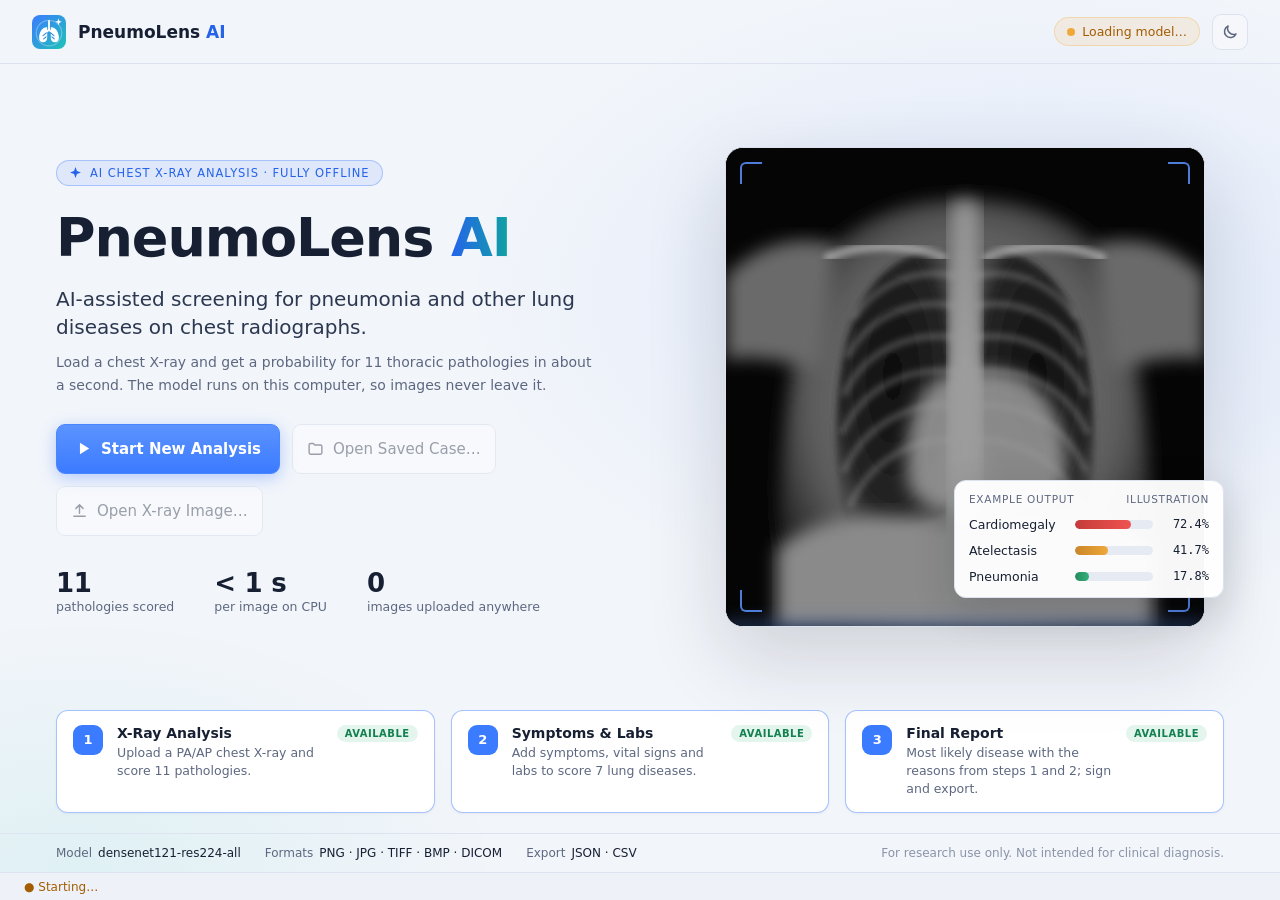
<file: ui/index.html>
<!doctype html>
<html lang="en"><head>
<meta charset="utf-8">
<title>PneumoLens AI</title>
<link rel="icon" href="logo.svg">
<link rel="stylesheet" href="style.css">
<link rel="stylesheet" href="report.css">
<script>
  // Apply the saved theme before the first paint (app.py opens index.html#theme=light|dark).
  (function () {
    var m = /theme=(light|dark)/.exec(location.hash);
    var t = m ? m[1] : (matchMedia("(prefers-color-scheme: light)").matches ? "light" : "dark");
    document.documentElement.dataset.theme = t;
  })();
</script>
</head><body class="landing-on">
<div class="win">

  <!-- ============================================================ LANDING -->
  <section class="landing" id="landing">
    <div class="l-top">
      <img src="logo.svg" width="34" height="34" alt="">
      <b class="l-name">PneumoLens <em>AI</em></b>
      <div class="spacer"></div>
      <div class="chip busy" id="landChip"><i></i><span>Loading model…</span></div>
      <button class="icon-btn theme-btn" title="Switch theme (Ctrl+T)"><svg class="i-sun" width="18" height="18" viewBox="0 0 24 24" fill="none" stroke="currentColor" stroke-width="2" stroke-linecap="round"><circle cx="12" cy="12" r="4"/><path d="M12 2v2M12 20v2M4.9 4.9l1.4 1.4M17.7 17.7l1.4 1.4M2 12h2M20 12h2M4.9 19.1l1.4-1.4M17.7 6.3l1.4-1.4"/></svg><svg class="i-moon" width="18" height="18" viewBox="0 0 24 24" fill="none" stroke="currentColor" stroke-width="2" stroke-linecap="round" stroke-linejoin="round"><path d="M20 14.5A8 8 0 0 1 9.5 4a8 8 0 1 0 10.5 10.5z"/></svg></button>
    </div>

    <div class="l-hero">
      <div class="l-copy">
        <div class="eyebrow"><svg width="13" height="13" viewBox="0 0 24 24" fill="currentColor"><path d="M12 2l2.6 7.4L22 12l-7.4 2.6L12 22l-2.6-7.4L2 12l7.4-2.6z"/></svg>AI chest X-ray analysis · fully offline</div>
        <h1>PneumoLens <span class="grad">AI</span></h1>
        <p class="lead">AI-assisted screening for pneumonia and other lung diseases on chest radiographs.</p>
        <p class="desc">Load a chest X-ray and get a probability for 11 thoracic pathologies in about a second.
          The model runs on this computer, so images never leave it.</p>
        <div class="l-cta">
          <button class="btn primary big" id="btnStart"><svg width="17" height="17" viewBox="0 0 24 24" fill="currentColor"><path d="M7 4l13 8-13 8z"/></svg>Start New Analysis<span class="kbd">Enter</span></button>
          <button class="btn big" id="btnLandCase" disabled title="Open a case from the dataset folder to review it"><svg width="17" height="17" viewBox="0 0 24 24" fill="none" stroke="currentColor" stroke-width="2" stroke-linecap="round"><path d="M3 7a2 2 0 0 1 2-2h4l2 2h8a2 2 0 0 1 2 2v9a2 2 0 0 1-2 2H5a2 2 0 0 1-2-2z"/></svg>Open Saved Case…</button>
          <button class="btn big" id="btnLandOpen" disabled><svg width="17" height="17" viewBox="0 0 24 24" fill="none" stroke="currentColor" stroke-width="2" stroke-linecap="round"><path d="M12 16V4M7 9l5-5 5 5M4 20h16"/></svg>Open X-ray Image…<span class="kbd">Ctrl+O</span></button>
        </div>
        <div class="l-facts">
          <div><b>11</b><span>pathologies scored</span></div>
          <div><b>&lt; 1 s</b><span>per image on CPU</span></div>
          <div><b>0</b><span>images uploaded anywhere</span></div>
        </div>
      </div>

      <div class="l-visual">
        <div class="xcard">
          <svg viewBox="0 0 560 560" preserveAspectRatio="xMidYMid slice" aria-hidden="true">
            <defs>
              <filter id="lb4"><feGaussianBlur stdDeviation="4"/></filter>
              <filter id="lb10"><feGaussianBlur stdDeviation="10"/></filter>
              <radialGradient id="lbody" cx="50%" cy="48%" r="60%"><stop offset="0" stop-color="#8d8d8d"/><stop offset=".7" stop-color="#5a5a5a"/><stop offset="1" stop-color="#151515"/></radialGradient>
              <radialGradient id="llung" cx="50%" cy="45%" r="60%"><stop offset="0" stop-color="#0d0d0d"/><stop offset=".8" stop-color="#262626"/><stop offset="1" stop-color="#4a4a4a"/></radialGradient>
            </defs>
            <rect width="560" height="560" fill="#050505"/>
            <path d="M60 560 C60 380 70 200 120 120 C170 70 230 60 280 60 C330 60 390 70 440 120 C490 200 500 380 500 560Z" fill="url(#lbody)" filter="url(#lb10)"/>
            <path d="M0 150 C40 110 90 100 130 115 L110 260 C70 250 20 240 0 250Z" fill="#6a6a6a" filter="url(#lb10)"/>
            <path d="M560 150 C520 110 470 100 430 115 L450 260 C490 250 540 240 560 250Z" fill="#6a6a6a" filter="url(#lb10)"/>
            <path d="M262 120 C210 115 160 150 140 230 C125 300 125 380 140 440 C175 455 225 450 262 425Z" fill="url(#llung)" filter="url(#lb4)"/>
            <path d="M298 120 C350 115 400 150 420 230 C435 300 435 380 420 440 C385 455 335 450 298 425Z" fill="url(#llung)" filter="url(#lb4)"/>
            <g fill="none" stroke="#bdbdbd" stroke-width="7" opacity=".32" filter="url(#lb4)">
              <path d="M268 150 C220 140 175 160 150 200"/><path d="M268 185 C215 175 165 200 142 245"/><path d="M268 222 C212 214 160 240 138 290"/><path d="M268 262 C212 255 158 282 136 335"/><path d="M268 302 C215 297 160 325 138 380"/><path d="M268 342 C220 340 168 365 145 420"/>
              <path d="M292 150 C340 140 385 160 410 200"/><path d="M292 185 C345 175 395 200 418 245"/><path d="M292 222 C348 214 400 240 422 290"/><path d="M292 262 C348 255 402 282 424 335"/><path d="M292 302 C345 297 400 325 422 380"/><path d="M292 342 C340 340 392 365 415 420"/>
            </g>
            <g fill="none" stroke="#d6d6d6" stroke-width="11" stroke-linecap="round" opacity=".55" filter="url(#lb4)"><path d="M255 128 C210 112 165 110 120 128"/><path d="M305 128 C350 112 395 110 440 128"/></g>
            <rect x="262" y="60" width="36" height="420" rx="14" fill="#a8a8a8" opacity=".75" filter="url(#lb10)"/>
            <path d="M250 270 C220 285 205 340 215 400 C240 435 330 440 385 418 C410 380 400 300 350 270 C320 255 280 258 250 270Z" fill="#9c9c9c" opacity=".85" filter="url(#lb10)"/>
            <path d="M60 470 C120 420 200 430 262 440 L298 440 C360 425 440 420 500 470 L500 560 L60 560Z" fill="#8a8a8a" filter="url(#lb10)"/>
          </svg>
          <div class="scan"></div>
          <div class="corner tl"></div><div class="corner tr"></div><div class="corner bl"></div><div class="corner br"></div>
        </div>
        <div class="float">
          <div class="ft"><span>Example output</span><div class="spacer"></div><span>illustration</span></div>
          <div class="r high"><span>Cardiomegaly</span><div class="bar"><i style="width:72%"></i></div><span class="p">72.4%</span></div>
          <div class="r moderate"><span>Atelectasis</span><div class="bar"><i style="width:42%"></i></div><span class="p">41.7%</span></div>
          <div class="r low"><span>Pneumonia</span><div class="bar"><i style="width:18%"></i></div><span class="p">17.8%</span></div>
        </div>
      </div>
    </div>

    <div class="l-steps">
      <div class="lstep on"><div class="n">1</div><div><b>X-Ray Analysis</b><p>Upload a PA/AP chest X-ray and score 11 pathologies.</p></div><span class="pill ok">AVAILABLE</span></div>
      <div class="lstep on"><div class="n">2</div><div><b>Symptoms &amp; Labs</b><p>Add symptoms, vital signs and labs to score 7 lung diseases.</p></div><span class="pill ok">AVAILABLE</span></div>
      <div class="lstep on"><div class="n">3</div><div><b>Final Report</b><p>Most likely disease with the reasons from steps 1 and 2; sign and export.</p></div><span class="pill ok">AVAILABLE</span></div>
    </div>

    <div class="l-foot">
      <span>Model<b id="landModel">densenet121-res224-all</b></span>
      <span>Formats<b>PNG · JPG · TIFF · BMP · DICOM</b></span>
      <span>Export<b>JSON · CSV</b></span>
      <div class="spacer"></div>
      <span class="l-disc">For research use only. Not intended for clinical diagnosis.</span>
    </div>
  </section>

  <!-- ============================================================ WORKSPACE (step 1) -->
  <div class="workspace" id="workspace">
    <div class="header">
      <button class="brand" id="btnHome" title="Back to the start page"><img class="logo" src="logo.svg" width="40" height="40" alt=""><div class="htitle"><b>PneumoLens AI</b><span>Chest X-ray pathology screening · TorchXRayVision</span></div></button>
      <div class="spacer"></div>
      <div class="field"><label>Model</label><div class="select" id="modelName">—</div></div>
      <div class="field"><label>Device</label><select class="select" id="device" disabled></select></div>
      <div class="chip busy" id="modelChip"><i></i><span>Loading model…</span></div>
      <button class="icon-btn" id="btnSettings" title="Settings"><svg width="18" height="18" viewBox="0 0 24 24" fill="none" stroke="currentColor" stroke-width="2" stroke-linecap="round" stroke-linejoin="round"><circle cx="12" cy="12" r="3"/><path d="M19.4 15a1.7 1.7 0 0 0 .3 1.8l.1.1a2 2 0 1 1-2.8 2.8l-.1-.1a1.7 1.7 0 0 0-1.8-.3 1.7 1.7 0 0 0-1 1.5V21a2 2 0 1 1-4 0v-.1a1.7 1.7 0 0 0-1.1-1.5 1.7 1.7 0 0 0-1.8.3l-.1.1a2 2 0 1 1-2.8-2.8l.1-.1a1.7 1.7 0 0 0 .3-1.8 1.7 1.7 0 0 0-1.5-1H3a2 2 0 1 1 0-4h.1a1.7 1.7 0 0 0 1.5-1.1 1.7 1.7 0 0 0-.3-1.8l-.1-.1a2 2 0 1 1 2.8-2.8l.1.1a1.7 1.7 0 0 0 1.8.3H9a1.7 1.7 0 0 0 1-1.5V3a2 2 0 1 1 4 0v.1a1.7 1.7 0 0 0 1 1.5 1.7 1.7 0 0 0 1.8-.3l.1-.1a2 2 0 1 1 2.8 2.8l-.1.1a1.7 1.7 0 0 0-.3 1.8V9a1.7 1.7 0 0 0 1.5 1H21a2 2 0 1 1 0 4h-.1a1.7 1.7 0 0 0-1.5 1z"/></svg></button>
      <button class="icon-btn theme-btn" title="Switch theme (Ctrl+T)"><svg class="i-sun" width="18" height="18" viewBox="0 0 24 24" fill="none" stroke="currentColor" stroke-width="2" stroke-linecap="round"><circle cx="12" cy="12" r="4"/><path d="M12 2v2M12 20v2M4.9 4.9l1.4 1.4M17.7 17.7l1.4 1.4M2 12h2M20 12h2M4.9 19.1l1.4-1.4M17.7 6.3l1.4-1.4"/></svg><svg class="i-moon" width="18" height="18" viewBox="0 0 24 24" fill="none" stroke="currentColor" stroke-width="2" stroke-linecap="round" stroke-linejoin="round"><path d="M20 14.5A8 8 0 0 1 9.5 4a8 8 0 1 0 10.5 10.5z"/></svg></button>
    </div>

    <div class="stepper">
      <button class="step" id="step0" data-go="0"><div class="num">1</div><div class="t"><b>Patient</b><span id="step0Sub">Information for the report</span></div></button>
      <div class="step-line" id="stepLine0"></div>
      <button class="step active" id="step1" data-go="1"><div class="num">2</div><div class="t"><b>X-Ray Analysis</b><span id="step1Sub">Image · 11 pathologies</span></div></button>
      <div class="step-line" id="stepLine1"></div>
      <button class="step" id="step2" data-go="2"><div class="num">3</div><div class="t"><b>Symptoms &amp; Labs</b><span id="step2Sub">Clinical data · 7 diseases</span></div></button>
      <div class="step-line" id="stepLine2"></div>
      <button class="step" id="step3" data-go="3"><div class="num">4</div><div class="t"><b>Final Report</b><span id="step3Sub">Review &amp; export</span></div></button>
    </div>

    <!-- ========================================================== PATIENT (first page) -->
    <div class="page" id="page0" hidden>
    <div class="main">
      <div class="panel pt-panel">
        <div class="ph">
          <svg width="18" height="18" viewBox="0 0 24 24" fill="none" stroke="currentColor" stroke-width="2" stroke-linecap="round"><circle cx="12" cy="8" r="4"/><path d="M4 21c0-4 4-7 8-7s8 3 8 7"/></svg>
          <h2>Patient Information</h2><span class="sub">· for the hospital report</span>
          <div class="spacer"></div><span class="sub" id="ptCase"></span>
        </div>
        <div class="pgrid" id="ptForm1">
          <label class="fl"><span>Patient ID / MRN</span><input data-p="patient_id" maxlength="40" autocomplete="off" spellcheck="false" placeholder="e.g. 2026-004217"></label>
          <label class="fl"><span>Name</span><input data-p="name" maxlength="80" autocomplete="off" spellcheck="false" placeholder="Family name, given name"></label>
          <div class="fl"><span>Sex</span><div class="seg pseg" data-p="sex"><button data-v="Male">Male</button><button data-v="Female">Female</button><button data-v="Other">Other</button></div></div>
          <label class="fl"><span>Date of birth</span><input type="date" data-p="dob"></label>
          <label class="fl"><span>Age (years)</span><input data-p="age" inputmode="numeric" maxlength="3" autocomplete="off" placeholder="calculated from the date of birth"></label>
          <label class="fl"><span>Phone</span><input data-p="phone" maxlength="30" autocomplete="off" spellcheck="false"></label>
          <label class="fl span2"><span>Location / address</span><input data-p="location" maxlength="160" autocomplete="off" spellcheck="false" placeholder="City, district, address"></label>
          <label class="fl"><span>Height (cm)</span><input data-p="height" inputmode="decimal" maxlength="5" autocomplete="off"></label>
          <label class="fl"><span>Weight (kg)</span><input data-p="weight" inputmode="decimal" maxlength="5" autocomplete="off"></label>
        </div>
      </div>
      <div class="panel pt-panel">
        <div class="ph">
          <svg width="18" height="18" viewBox="0 0 24 24" fill="none" stroke="currentColor" stroke-width="2" stroke-linecap="round"><path d="M3 21h18M5 21V7l7-4 7 4v14M9 21v-6h6v6M10 9h4M12 7v4"/></svg>
          <h2>Visit &amp; History</h2>
        </div>
        <div class="pgrid" id="ptForm2">
          <label class="fl"><span>Hospital / facility</span><input data-p="hospital" maxlength="120" autocomplete="off" spellcheck="false"></label>
          <label class="fl"><span>Department / ward</span><input data-p="department" maxlength="80" autocomplete="off" spellcheck="false"></label>
          <label class="fl"><span>Referring physician</span><input data-p="referring" maxlength="80" autocomplete="off" spellcheck="false"></label>
          <label class="fl"><span>Exam date</span><input type="date" data-p="exam_date"></label>
          <div class="fl span2"><span>Visit type</span><div class="seg pseg" data-p="visit"><button data-v="Outpatient">Outpatient</button><button data-v="Inpatient">Inpatient</button><button data-v="Emergency">Emergency</button></div></div>
          <label class="fl span2"><span>Chief complaint</span><textarea data-p="complaint" rows="2" maxlength="500"></textarea></label>
          <label class="fl span2"><span>Medical history / comorbidities</span><textarea data-p="history" rows="2" maxlength="1000" placeholder="e.g. diabetes, heart failure, previous TB"></textarea></label>
          <label class="fl span2"><span>Allergies</span><input data-p="allergies" maxlength="200" autocomplete="off" spellcheck="false"></label>
        </div>
      </div>
    </div>
    <div class="actions">
      <button class="btn" id="btnOpenCase0"><svg width="17" height="17" viewBox="0 0 24 24" fill="none" stroke="currentColor" stroke-width="2" stroke-linecap="round"><path d="M3 7a2 2 0 0 1 2-2h4l2 2h8a2 2 0 0 1 2 2v9a2 2 0 0 1-2 2H5a2 2 0 0 1-2-2z"/></svg>Open Saved Case</button>
      <button class="btn" id="btnNewPatient0"><svg width="17" height="17" viewBox="0 0 24 24" fill="none" stroke="currentColor" stroke-width="2" stroke-linecap="round"><path d="M12 5v14M5 12h14"/></svg>New Patient</button>
      <div class="spacer"></div>
      <button class="btn next" id="btnNext0">Next: X-Ray Analysis<svg width="17" height="17" viewBox="0 0 24 24" fill="none" stroke="currentColor" stroke-width="2" stroke-linecap="round"><path d="M5 12h14M13 6l6 6-6 6"/></svg></button>
      <button class="btn exit" data-exit><svg width="17" height="17" viewBox="0 0 24 24" fill="none" stroke="currentColor" stroke-width="2" stroke-linecap="round"><path d="M15 4h4v16h-4M10 8l-4 4 4 4M6 12h10"/></svg>Exit</button>
    </div>
    </div>

    <!-- ========================================================== STEP 1 -->
    <div class="page" id="page1">
    <div class="main">
      <!-- LEFT: image panel -->
      <div class="panel left">
        <div class="ph">
          <svg width="18" height="18" viewBox="0 0 24 24" fill="none" stroke="currentColor" stroke-width="2"><rect x="3" y="3" width="18" height="18" rx="3"/><circle cx="9" cy="9" r="2"/><path d="M21 15l-5-5L5 21"/></svg>
          <h2>X-Ray Image</h2><span class="sub" id="viewSub"></span>
          <div class="spacer"></div>
          <div class="tools">
            <button class="tool" id="zoomIn" title="Zoom in (+)" disabled><svg width="15" height="15" viewBox="0 0 24 24" fill="none" stroke="currentColor" stroke-width="2"><circle cx="11" cy="11" r="7"/><path d="M21 21l-4-4M11 8v6M8 11h6"/></svg></button>
            <button class="tool" id="zoomOut" title="Zoom out (−)" disabled><svg width="15" height="15" viewBox="0 0 24 24" fill="none" stroke="currentColor" stroke-width="2"><circle cx="11" cy="11" r="7"/><path d="M21 21l-4-4M8 11h6"/></svg></button>
            <button class="tool" id="fit" title="Fit to window (0)" disabled><svg width="15" height="15" viewBox="0 0 24 24" fill="none" stroke="currentColor" stroke-width="2"><path d="M4 9V4h5M20 9V4h-5M4 15v5h5M20 15v5h-5"/></svg></button>
            <button class="tool" id="invert" title="Invert display (I) — does not affect analysis" disabled><svg width="15" height="15" viewBox="0 0 24 24" fill="none" stroke="currentColor" stroke-width="2"><circle cx="12" cy="12" r="8"/><path d="M12 4a8 8 0 0 1 0 16z" fill="currentColor"/></svg></button>
          </div>
        </div>

        <div class="viewer" id="viewer">
          <div class="empty" id="empty" role="button" tabindex="0" title="Click to upload a chest X-ray">
            <div class="big"><svg width="30" height="30" viewBox="0 0 24 24" fill="none" stroke="currentColor" stroke-width="1.8" stroke-linecap="round"><path d="M12 16V4M7 9l5-5 5 5M4 20h16"/></svg></div>
            <b>No image loaded</b>
            <span>Click here, <u>Upload Image</u> or press Ctrl+O<br>PNG · JPG · TIFF · DICOM</span>
          </div>
          <img id="img" alt="" hidden>
          <div class="ov" id="ovTL" style="left:14px;top:12px"></div>
          <div class="ov" id="ovTR" style="right:14px;top:12px;text-align:right"></div>
          <div class="ov" id="ovBL" style="left:14px;bottom:12px"></div>
        </div>

        <div class="metabar" id="metabar">
          <span>File<b>—</b></span><span>Size<b>—</b></span><span>Format<b>—</b></span><span>Input<b>224 × 224 (center-crop)</b></span>
        </div>
      </div>

      <!-- RIGHT: results panel -->
      <div class="panel right">
        <div class="ph">
          <svg width="18" height="18" viewBox="0 0 24 24" fill="none" stroke="currentColor" stroke-width="2"><path d="M4 20V10M10 20V4M16 20v-7M22 20H2"/></svg>
          <h2>Disease Probabilities</h2><span class="sub">· 11 pathologies</span>
          <div class="spacer"></div>
          <div class="seg" id="sortSeg"><button class="on" data-sort="score">Highest</button><button data-sort="name">A–Z</button></div>
        </div>

        <div id="summaryBox"></div>
        <div class="rows" id="rows"></div>

        <div class="legend">
          <span><i style="background:var(--green)"></i>Low &lt; <span id="lgMod">30</span>%</span>
          <span><i style="background:var(--amber)"></i>Moderate</span>
          <span><i style="background:var(--red)"></i>High ≥ <span id="lgHigh">50</span>%</span>
          <div class="spacer"></div><span id="timing"></span>
        </div>
        <div class="disc" id="disclaimer">For research use only. Not intended for clinical diagnosis.</div>
      </div>
    </div>

    <div class="actions">
      <button class="btn" id="btnUpload" disabled><svg width="17" height="17" viewBox="0 0 24 24" fill="none" stroke="currentColor" stroke-width="2" stroke-linecap="round"><path d="M12 16V4M7 9l5-5 5 5M4 20h16"/></svg>Upload Image<span class="kbd">Ctrl+O</span></button>
      <button class="btn primary" id="btnAnalyze" disabled><svg width="17" height="17" viewBox="0 0 24 24" fill="currentColor"><path d="M7 4l13 8-13 8z"/></svg>Start Analysis<span class="kbd">Ctrl+R</span></button>
      <button class="btn" id="btnClear" disabled><svg width="17" height="17" viewBox="0 0 24 24" fill="none" stroke="currentColor" stroke-width="2" stroke-linecap="round"><path d="M4 7h16M9 7V4h6v3M6 7l1 13h10l1-13"/></svg>Clear</button>
      <button class="btn" id="btnExport" disabled><svg width="17" height="17" viewBox="0 0 24 24" fill="none" stroke="currentColor" stroke-width="2" stroke-linecap="round"><path d="M14 3H6v18h12V7z"/><path d="M14 3v4h4M9 13h6M9 17h6"/></svg>Export Report<span class="kbd">Ctrl+S</span></button>
      <div class="spacer"></div>
      <button class="btn next" id="btnNext" disabled title="Step 2: symptoms, vital signs and lab data">Next: Symptoms &amp; Labs<svg width="17" height="17" viewBox="0 0 24 24" fill="none" stroke="currentColor" stroke-width="2" stroke-linecap="round"><path d="M5 12h14M13 6l6 6-6 6"/></svg></button>
      <button class="btn exit" id="btnExit" data-exit><svg width="17" height="17" viewBox="0 0 24 24" fill="none" stroke="currentColor" stroke-width="2" stroke-linecap="round"><path d="M15 4h4v16h-4M10 8l-4 4 4 4M6 12h10"/></svg>Exit</button>
    </div>
    </div>

    <!-- ========================================================== STEP 2 -->
    <div class="page" id="page2" hidden>
    <div class="main">
      <!-- LEFT: step-1 summary -->
      <div class="panel c-left">
        <div class="ph">
          <svg width="18" height="18" viewBox="0 0 24 24" fill="none" stroke="currentColor" stroke-width="2"><circle cx="12" cy="12" r="9"/><path d="M8 12l3 3 5-6"/></svg>
          <h2>X-Ray Result</h2><span class="sub">· Step 1</span>
        </div>
        <div class="c-thumb" id="cThumb"><img id="cThumbImg" alt="" hidden><span id="cThumbTxt">No X-ray loaded</span><div class="ov" id="cThumbFile"></div></div>
        <div class="sec">Top findings</div>
        <div class="mini" id="cMini"></div>
        <button class="link" id="cBack">View all X-ray results →</button>
        <div class="pinfo" id="cInfo"></div>
      </div>

      <!-- CENTER: clinical inputs (built from weight.json) -->
      <div class="panel c-center">
        <div class="ph">
          <svg width="18" height="18" viewBox="0 0 24 24" fill="none" stroke="currentColor" stroke-width="2" stroke-linecap="round"><path d="M9 3h6M10 3v6l-5 9a2 2 0 0 0 2 3h10a2 2 0 0 0 2-3l-5-9V3"/><path d="M7 15h10"/></svg>
          <h2>Symptoms &amp; Lab Data</h2><span class="sub" id="cCount"></span>
          <div class="spacer"></div>
          <button class="tool wide" id="btnWeights" title="A / B / C / D weighting table (weight.json)"><svg width="15" height="15" viewBox="0 0 24 24" fill="none" stroke="currentColor" stroke-width="2"><rect x="3" y="4" width="18" height="16" rx="2"/><path d="M3 10h18M9 10v10"/></svg>Weights</button>
        </div>
        <div class="cform" id="cForm"></div>
      </div>

      <!-- RIGHT: integrated analysis -->
      <div class="panel c-right">
        <div class="ph">
          <svg width="18" height="18" viewBox="0 0 24 24" fill="none" stroke="currentColor" stroke-width="2" stroke-linecap="round"><path d="M12 3l1.8 4.7L18.5 9.5l-4.7 1.8L12 16l-1.8-4.7L5.5 9.5l4.7-1.8z"/><path d="M19 15l.8 2.2L22 18l-2.2.8L19 21l-.8-2.2L16 18l2.2-.8z"/></svg>
          <h2>AI Integrated Analysis</h2><span class="sub" id="cSrc">· clinical</span>
        </div>
        <div class="c-out" id="cOut"></div>
      </div>
    </div>

    <div class="actions">
      <button class="btn" id="btnBack"><svg width="17" height="17" viewBox="0 0 24 24" fill="none" stroke="currentColor" stroke-width="2" stroke-linecap="round"><path d="M19 12H5M11 6l-6 6 6 6"/></svg>Back to X-Ray</button>
      <button class="btn" id="btnImport" disabled><svg width="17" height="17" viewBox="0 0 24 24" fill="none" stroke="currentColor" stroke-width="2" stroke-linecap="round"><path d="M12 16V4M7 9l5-5 5 5M4 20h16"/></svg>Import Lab File<span class="kbd">Ctrl+O</span></button>
      <button class="btn primary" id="btnRun" disabled><svg width="17" height="17" viewBox="0 0 24 24" fill="currentColor"><path d="M7 4l13 8-13 8z"/></svg>Run AI Analysis<span class="kbd">Ctrl+R</span></button>
      <button class="btn" id="btnCClear" disabled><svg width="17" height="17" viewBox="0 0 24 24" fill="none" stroke="currentColor" stroke-width="2" stroke-linecap="round"><path d="M4 7h16M9 7V4h6v3M6 7l1 13h10l1-13"/></svg>Clear Data</button>
      <button class="btn" id="btnCExport" disabled><svg width="17" height="17" viewBox="0 0 24 24" fill="none" stroke="currentColor" stroke-width="2" stroke-linecap="round"><path d="M14 3H6v18h12V7z"/><path d="M14 3v4h4M9 13h6M9 17h6"/></svg>Export<span class="kbd">Ctrl+S</span></button>
      <div class="spacer"></div>
      <button class="btn next" id="btnNext2" disabled title="Step 3: combined result, review and export">Next: Final Report<svg width="17" height="17" viewBox="0 0 24 24" fill="none" stroke="currentColor" stroke-width="2" stroke-linecap="round"><path d="M5 12h14M13 6l6 6-6 6"/></svg></button>
      <button class="btn exit" data-exit><svg width="17" height="17" viewBox="0 0 24 24" fill="none" stroke="currentColor" stroke-width="2" stroke-linecap="round"><path d="M15 4h4v16h-4M10 8l-4 4 4 4M6 12h10"/></svg>Exit</button>
    </div>
    </div>

    <!-- ========================================================== STEP 3 -->
    <div class="page" id="page3" hidden>
    <div class="main">
      <!-- LEFT: report preview (the same HTML is printed to PDF) -->
      <div class="panel r-left">
        <div class="ph">
          <svg width="18" height="18" viewBox="0 0 24 24" fill="none" stroke="currentColor" stroke-width="2" stroke-linecap="round"><path d="M14 3H6v18h12V7z"/><path d="M14 3v4h4M9 13h6M9 17h6"/></svg>
          <h2>Report Preview</h2><span class="sub" id="rSub"></span>
          <div class="spacer"></div>
          <div class="tools">
            <button class="tool" id="rZoomOut" title="Zoom out"><svg width="15" height="15" viewBox="0 0 24 24" fill="none" stroke="currentColor" stroke-width="2"><circle cx="11" cy="11" r="7"/><path d="M21 21l-4-4M8 11h6"/></svg></button>
            <button class="tool wide" id="rZoomFit" title="Fit to width">Fit</button>
            <button class="tool" id="rZoomIn" title="Zoom in"><svg width="15" height="15" viewBox="0 0 24 24" fill="none" stroke="currentColor" stroke-width="2"><circle cx="11" cy="11" r="7"/><path d="M21 21l-4-4M11 8v6M8 11h6"/></svg></button>
          </div>
        </div>
        <div class="canvas" id="rCanvas"><div class="paper" id="rPaper"></div></div>
      </div>

      <!-- RIGHT: review & export -->
      <div class="panel r-right">
        <div class="ph">
          <svg width="18" height="18" viewBox="0 0 24 24" fill="none" stroke="currentColor" stroke-width="2" stroke-linecap="round"><path d="M9 11l3 3 8-8"/><path d="M20 12v7a2 2 0 0 1-2 2H5a2 2 0 0 1-2-2V5a2 2 0 0 1 2-2h11"/></svg>
          <h2>Review &amp; Export</h2><div class="spacer"></div><span class="chip busy" id="rSignChip"><i></i><span>Not signed</span></span>
        </div>
        <div class="r-out">
          <div id="rVerdict"></div>
          <div id="rSev"></div>
          <div class="why2" id="rWhy"></div>
          <div class="stats" id="rStats"></div>

          <div class="sec">Patient &amp; review</div>
          <div class="frm">
            <div class="rpat" id="rPatient" title="Edit on the Patient page"></div>
            <label class="fl"><span>Clinician notes</span><textarea id="rNotes" rows="3" maxlength="2000" placeholder="Findings, plan, follow-up…"></textarea></label>
            <div class="frow">
              <label class="fl grow"><span>Reviewed by</span><input id="rReviewer" maxlength="80" placeholder="Name" autocomplete="off" spellcheck="false"></label>
              <button class="btn sign" id="rSign"><svg width="15" height="15" viewBox="0 0 24 24" fill="none" stroke="currentColor" stroke-width="2.2" stroke-linecap="round"><path d="M3 17c3-1 4-6 6-6s1 5 3 5 3-4 5-4 2 2 4 2"/><path d="M3 21h18"/></svg>Sign report</button>
            </div>
            <label class="ck"><input type="checkbox" id="rAgree"><span>I have reviewed the AI findings and agree with the assessment</span></label>
          </div>

          <div class="sec">Export format</div>
          <div class="fmt" id="rFmt">
            <button data-fmt="pdf" class="on">PDF<small>Report</small></button>
            <button data-fmt="docx">DOCX<small>Word report</small></button>
          </div>
          <div class="dsnote" id="rData"></div>
          <div class="opts">
            <label class="ck"><input type="checkbox" data-opt="image" checked><span>X-ray image</span></label>
            <label class="ck"><input type="checkbox" data-opt="factors" checked><span>Reasons (step 1 &amp; 2)</span></label>
            <label class="ck"><input type="checkbox" data-opt="notes" checked><span>Clinician notes</span></label>
            <label class="ck"><input type="checkbox" data-opt="raw"><span>All 18 X-ray outputs</span></label>
          </div>
        </div>
      </div>
    </div>

    <div class="actions">
      <button class="btn" id="btnBack3"><svg width="17" height="17" viewBox="0 0 24 24" fill="none" stroke="currentColor" stroke-width="2" stroke-linecap="round"><path d="M19 12H5M11 6l-6 6 6 6"/></svg>Back to Symptoms &amp; Labs</button>
      <button class="btn primary" id="btnSave"><svg width="17" height="17" viewBox="0 0 24 24" fill="none" stroke="currentColor" stroke-width="2.2" stroke-linecap="round"><path d="M12 4v12M7 11l5 5 5-5M4 20h16"/></svg>Save Report<span class="kbd">Ctrl+S</span></button>
      <div class="spacer"></div>
      <button class="btn" id="btnOpenCase3"><svg width="17" height="17" viewBox="0 0 24 24" fill="none" stroke="currentColor" stroke-width="2" stroke-linecap="round"><path d="M3 7a2 2 0 0 1 2-2h4l2 2h8a2 2 0 0 1 2 2v9a2 2 0 0 1-2 2H5a2 2 0 0 1-2-2z"/></svg>Open Saved Case</button>
      <button class="btn next" id="btnNewPatient"><svg width="17" height="17" viewBox="0 0 24 24" fill="none" stroke="currentColor" stroke-width="2" stroke-linecap="round"><path d="M12 5v14M5 12h14"/></svg>New Patient</button>
      <button class="btn exit" data-exit><svg width="17" height="17" viewBox="0 0 24 24" fill="none" stroke="currentColor" stroke-width="2" stroke-linecap="round"><path d="M15 4h4v16h-4M10 8l-4 4 4 4M6 12h10"/></svg>Exit</button>
    </div>
    </div>
  </div>

  <div class="status"><span class="busy" id="stState">● Starting…</span><span id="stFile"></span><span id="stModel"></span><div class="spacer"></div><span id="stVersion"></span></div>
</div>
<div class="toast" id="toast"></div>

<!-- exit confirmation -->
<div class="modal-bg" id="exitModal" hidden>
  <div class="modal" role="dialog" aria-modal="true" aria-labelledby="exitTitle">
    <div class="m-ic"><svg width="22" height="22" viewBox="0 0 24 24" fill="none" stroke="currentColor" stroke-width="2" stroke-linecap="round"><path d="M15 4h4v16h-4M10 8l-4 4 4 4M6 12h10"/></svg></div>
    <h3 id="exitTitle">Exit PneumoLens AI?</h3>
    <p id="exitText">Are you sure you want to close the application?</p>
    <div class="m-actions">
      <button class="btn" id="exitCancel">Cancel<span class="kbd">Esc</span></button>
      <button class="btn danger" id="exitConfirm">Exit<span class="kbd">Enter</span></button>
    </div>
  </div>
</div>
<!-- application settings -->
<div class="modal-bg" id="setModal" hidden>
  <div class="modal smodal" role="dialog" aria-modal="true" aria-labelledby="setTitle">
    <div class="w-head"><div><h3 id="setTitle">Settings</h3><p>Saved for this Windows user (settings.json).</p></div><div class="spacer"></div>
      <button class="icon-btn" id="setClose" title="Close (Esc)"><svg width="16" height="16" viewBox="0 0 24 24" fill="none" stroke="currentColor" stroke-width="2.2" stroke-linecap="round"><path d="M6 6l12 12M18 6L6 18"/></svg></button></div>
    <div class="s-sec">Final report · candidate diseases</div>
    <p class="s-help">The first candidate is always shown. Another disease is listed next to it when its score is at least this share of the first candidate's score. When the gap is large, only the first one is shown.</p>
    <div class="s-row"><label for="setRatio">Show candidates scoring at least</label>
      <input type="range" id="setRatio" min="10" max="100" step="5"><b id="setRatioVal"></b><span>of the first</span></div>
    <div class="s-row"><label for="setMax">Show at most</label>
      <input type="number" id="setMax" min="1" max="7" step="1"><span>candidates</span></div>
    <div class="s-example" id="setExample"></div>
    <div class="s-sec">Data storage · case data (dataset)</div>
    <p class="s-help">Every case is saved as one JSON file in this folder: when a report is saved, and automatically on Exit, New Patient or Open Saved Case. Saving the same case again updates its file instead of adding another one. A relative path is relative to the app folder.</p>
    <div class="s-row"><label for="setDataset">Dataset folder</label>
      <input id="setDataset" class="s-text" spellcheck="false" autocomplete="off"><button class="btn sm" id="setBrowse">Browse…</button><button class="btn sm" id="setOpenDs" title="Open the folder in Explorer">Open</button></div>
    <div class="s-path" id="setDatasetPath"></div>
    <div class="s-sec">Report</div>
    <div class="s-row"><label for="setHospital">Default hospital / facility</label>
      <input id="setHospital" class="s-text" maxlength="120" spellcheck="false" autocomplete="off" placeholder="filled in for every new patient"></div>
    <div class="s-sec">Clinical weighting · step 2</div>
    <p class="s-help">Each disease places every input in group A / B / C / D with a weight (models/weight.json). You can change the group and weight of any item. Your edits are saved for this Windows user and used for every analysis from then on. Reports and saved cases name the weights they used.</p>
    <div class="s-row"><label>Weights in use</label>
      <span class="s-weights" id="setWeights"></span><button class="btn sm" id="setEditWeights">Edit weights…</button></div>
    <div class="m-actions">
      <button class="btn" id="setReset" title="Reset the candidate rule (the dataset folder is not changed)">Defaults</button><div class="spacer"></div>
      <button class="btn" id="setCancel">Cancel<span class="kbd">Esc</span></button>
      <button class="btn primary" id="setSave">Save</button>
    </div>
  </div>
</div>

<!-- weighting table (weight.json) -->
<div class="modal-bg" id="wModal" hidden>
  <div class="modal wmodal" role="dialog" aria-modal="true" aria-labelledby="wTitle">
    <div class="w-head">
      <div><h3 id="wTitle">Weighting table</h3><p id="wSub"></p></div>
      <div class="spacer"></div>
      <button class="btn sm" id="wEdit" title="Change the group and weight of the items (saved in settings.json)">Edit weights</button>
      <button class="icon-btn" id="wClose" title="Close (Esc)"><svg width="16" height="16" viewBox="0 0 24 24" fill="none" stroke="currentColor" stroke-width="2.2" stroke-linecap="round"><path d="M6 6l12 12M18 6L6 18"/></svg></button>
    </div>
    <div class="seg w-tabs" id="wTabs"></div>
    <div class="w-body" id="wBody"></div>
    <div class="w-foot" id="wFoot" hidden>
      <button class="btn sm" id="wResetDisease" title="Set every item of this disease back to weight.json">Reset this disease</button>
      <button class="btn sm" id="wResetAll" title="Set every item of every disease back to weight.json">Reset all to weight.json</button>
      <span class="w-state" id="wState"></span>
      <div class="spacer"></div>
      <button class="btn" id="wCancel">Cancel</button>
      <button class="btn primary" id="wSave">Save weights<span class="kbd">Ctrl+S</span></button>
    </div>
  </div>
</div>
<!-- what Print / PDF export prints: a copy of the report preview (see report.css @media print) -->
<div id="printRoot"></div>
<script src="app.js"></script>
<script src="clinical.js"></script>
<script src="report.js"></script>
<script src="patient.js"></script>
</body></html>
</file>
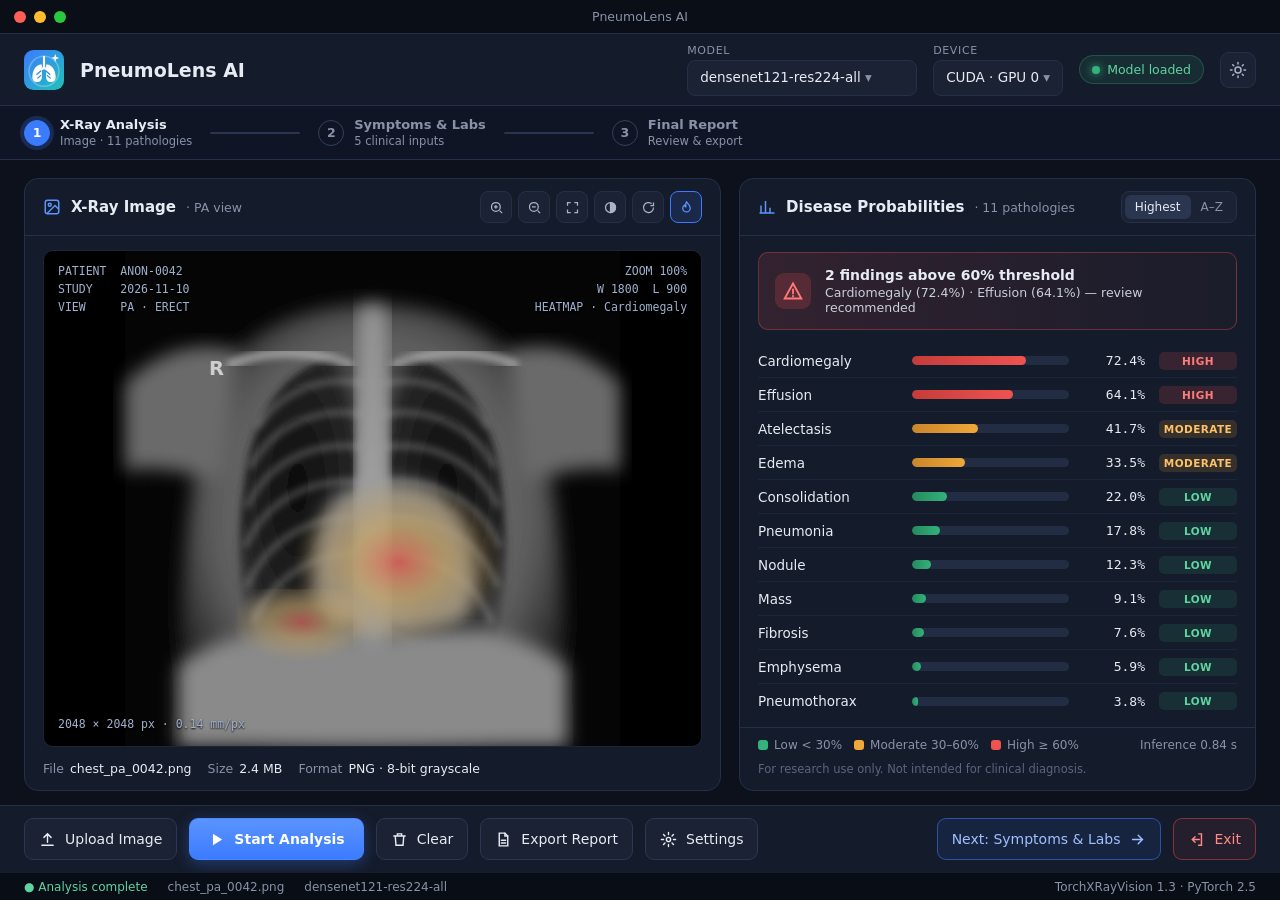
<file: design/step1_xray.html>
<!doctype html>
<html><head><meta charset="utf-8">
<link rel="stylesheet" href="style.css">
<script>document.documentElement.dataset.theme = /light/.test(location.hash) ? "light" : "dark";</script></head><body>
<div class="win">
  <div class="titlebar"><div class="dots"><i style="background:#ff5f57"></i><i style="background:#febc2e"></i><i style="background:#28c840"></i></div>PneumoLens AI</div>

  <div class="header">
    <img class="logo" src="../ui/logo.svg" width="40" height="40" alt="">
    <div class="htitle"><b>PneumoLens AI</b><span>Chest radiograph pathology screening · TorchXRayVision</span></div>
    <div class="spacer"></div>
    <div class="field"><label>Model</label><div class="select">densenet121-res224-all <span style="color:var(--muted)">▾</span></div></div>
    <div class="field"><label>Device</label><div class="select" style="min-width:130px">CUDA · GPU 0 <span style="color:var(--muted)">▾</span></div></div>
    <div class="chip"><i></i>Model loaded</div>
    <div class="icon-btn" title="Theme: open this file with #light / without it for dark"><svg class="i-sun" width="18" height="18" viewBox="0 0 24 24" fill="none" stroke="currentColor" stroke-width="2" stroke-linecap="round"><circle cx="12" cy="12" r="4"/><path d="M12 2v2M12 20v2M4.9 4.9l1.4 1.4M17.7 17.7l1.4 1.4M2 12h2M20 12h2M4.9 19.1l1.4-1.4M17.7 6.3l1.4-1.4"/></svg><svg class="i-moon" width="18" height="18" viewBox="0 0 24 24" fill="none" stroke="currentColor" stroke-width="2" stroke-linecap="round" stroke-linejoin="round"><path d="M20 14.5A8 8 0 0 1 9.5 4a8 8 0 1 0 10.5 10.5z"/></svg></div>
  </div>


  <div class="stepper">
    <div class="step active"><div class="num">1</div><div class="t"><b>X-Ray Analysis</b><span>Image · 11 pathologies</span></div></div>
    <div class="step-line"></div>
    <div class="step"><div class="num">2</div><div class="t"><b>Symptoms &amp; Labs</b><span>5 clinical inputs</span></div></div>
    <div class="step-line"></div>
    <div class="step"><div class="num">3</div><div class="t"><b>Final Report</b><span>Review &amp; export</span></div></div>
  </div>
  <div class="main">
    <!-- LEFT: image panel -->
    <div class="panel left">
      <div class="ph">
        <svg width="18" height="18" viewBox="0 0 24 24" fill="none" stroke-width="2" style="stroke:var(--accent-text)"><rect x="3" y="3" width="18" height="18" rx="3"/><circle cx="9" cy="9" r="2"/><path d="M21 15l-5-5L5 21"/></svg>
        <h2>X-Ray Image</h2><span class="sub">· PA view</span>
        <div class="spacer"></div>
        <div class="tools">
          <div class="tool" title="Zoom in"><svg width="15" height="15" viewBox="0 0 24 24" fill="none" stroke-width="2" style="stroke:var(--icon)"><circle cx="11" cy="11" r="7"/><path d="M21 21l-4-4M11 8v6M8 11h6"/></svg></div>
          <div class="tool" title="Zoom out"><svg width="15" height="15" viewBox="0 0 24 24" fill="none" stroke-width="2" style="stroke:var(--icon)"><circle cx="11" cy="11" r="7"/><path d="M21 21l-4-4M8 11h6"/></svg></div>
          <div class="tool" title="Fit"><svg width="15" height="15" viewBox="0 0 24 24" fill="none" stroke-width="2" style="stroke:var(--icon)"><path d="M4 9V4h5M20 9V4h-5M4 15v5h5M20 15v5h-5"/></svg></div>
          <div class="tool" title="Contrast"><svg width="15" height="15" viewBox="0 0 24 24" fill="none" stroke-width="2" style="stroke:var(--icon)"><circle cx="12" cy="12" r="8"/><path d="M12 4a8 8 0 0 1 0 16z" style="fill:var(--icon)"/></svg></div>
          <div class="tool" title="Rotate"><svg width="15" height="15" viewBox="0 0 24 24" fill="none" stroke-width="2" style="stroke:var(--icon)"><path d="M20 12a8 8 0 1 1-3-6.2M20 4v5h-5"/></svg></div>
          <div class="tool" title="Heatmap" style="background:rgba(59,123,255,.15);border-color:#3b7bff"><svg width="15" height="15" viewBox="0 0 24 24" fill="none" stroke-width="2" style="stroke:var(--accent-text)"><path d="M12 3c3 4 6 6 6 10a6 6 0 0 1-12 0c0-2 1-4 3-5 0 2 1 3 2 3 0-3-1-5 1-8z"/></svg></div>
        </div>
      </div>

      <div class="viewer">
        <svg width="100%" height="100%" viewBox="0 0 560 560" style="position:absolute;inset:0">
          <defs>
            <filter id="b4"><feGaussianBlur stdDeviation="4"/></filter>
            <filter id="b10"><feGaussianBlur stdDeviation="10"/></filter>
            <filter id="b22"><feGaussianBlur stdDeviation="22"/></filter>
            <radialGradient id="body" cx="50%" cy="48%" r="60%"><stop offset="0" stop-color="#8d8d8d"/><stop offset=".7" stop-color="#5a5a5a"/><stop offset="1" stop-color="#151515"/></radialGradient>
            <radialGradient id="lung" cx="50%" cy="45%" r="60%"><stop offset="0" stop-color="#0d0d0d"/><stop offset=".8" stop-color="#262626"/><stop offset="1" stop-color="#4a4a4a"/></radialGradient>
            <radialGradient id="heat" cx="50%" cy="50%" r="50%"><stop offset="0" stop-color="#ff3b30" stop-opacity=".55"/><stop offset=".45" stop-color="#ffb020" stop-opacity=".3"/><stop offset="1" stop-color="#ffb020" stop-opacity="0"/></radialGradient>
          </defs>
          <rect width="560" height="560" fill="#050505"/>
          <!-- torso -->
          <path d="M60 560 C60 380 70 200 120 120 C170 70 230 60 280 60 C330 60 390 70 440 120 C490 200 500 380 500 560Z" fill="url(#body)" filter="url(#b10)"/>
          <!-- shoulders/arms -->
          <path d="M0 150 C40 110 90 100 130 115 L110 260 C70 250 20 240 0 250Z" fill="#6a6a6a" filter="url(#b10)"/>
          <path d="M560 150 C520 110 470 100 430 115 L450 260 C490 250 540 240 560 250Z" fill="#6a6a6a" filter="url(#b10)"/>
          <!-- lungs -->
          <path d="M262 120 C210 115 160 150 140 230 C125 300 125 380 140 440 C175 455 225 450 262 425Z" fill="url(#lung)" filter="url(#b4)"/>
          <path d="M298 120 C350 115 400 150 420 230 C435 300 435 380 420 440 C385 455 335 450 298 425Z" fill="url(#lung)" filter="url(#b4)"/>
          <!-- effusion (right costophrenic blunting) -->
          <path d="M140 400 C175 380 220 395 262 390 L262 445 C215 460 165 458 138 445Z" fill="#9a9a9a" opacity=".55" filter="url(#b10)"/>
          <!-- ribs -->
          <g fill="none" stroke="#bdbdbd" stroke-width="7" opacity=".32" filter="url(#b4)">
            <path d="M268 150 C220 140 175 160 150 200"/><path d="M268 185 C215 175 165 200 142 245"/><path d="M268 222 C212 214 160 240 138 290"/><path d="M268 262 C212 255 158 282 136 335"/><path d="M268 302 C215 297 160 325 138 380"/><path d="M268 342 C220 340 168 365 145 420"/>
            <path d="M292 150 C340 140 385 160 410 200"/><path d="M292 185 C345 175 395 200 418 245"/><path d="M292 222 C348 214 400 240 422 290"/><path d="M292 262 C348 255 402 282 424 335"/><path d="M292 302 C345 297 400 325 422 380"/><path d="M292 342 C340 340 392 365 415 420"/>
          </g>
          <!-- clavicles -->
          <g fill="none" stroke="#d6d6d6" stroke-width="11" stroke-linecap="round" opacity=".55" filter="url(#b4)"><path d="M255 128 C210 112 165 110 120 128"/><path d="M305 128 C350 112 395 110 440 128"/></g>
          <!-- spine + mediastinum + enlarged heart -->
          <rect x="262" y="60" width="36" height="420" rx="14" fill="#a8a8a8" opacity=".75" filter="url(#b10)"/>
          <path d="M250 270 C220 285 205 340 215 400 C240 435 330 440 385 418 C410 380 400 300 350 270 C320 255 280 258 250 270Z" fill="#9c9c9c" opacity=".85" filter="url(#b10)"/>
          <!-- diaphragm -->
          <path d="M60 470 C120 420 200 430 262 440 L298 440 C360 425 440 420 500 470 L500 560 L60 560Z" fill="#8a8a8a" filter="url(#b10)"/>
          <!-- heatmap overlay -->
          <ellipse cx="310" cy="352" rx="120" ry="95" fill="url(#heat)"/>
          <ellipse cx="200" cy="420" rx="80" ry="45" fill="url(#heat)" opacity=".75"/>
          <text x="95" y="140" fill="#e8e8e8" font-family="DejaVu Sans" font-weight="bold" font-size="22" opacity=".8">R</text>
        </svg>
        <div class="ov" style="left:14px;top:12px">PATIENT  ANON-0042<br>STUDY    2026-11-10<br>VIEW     PA · ERECT</div>
        <div class="ov" style="right:14px;top:12px;text-align:right">ZOOM 100%<br>W 1800  L 900<br>HEATMAP · Cardiomegaly</div>
        <div class="ov" style="left:14px;bottom:12px">2048 × 2048 px · 0.14 mm/px</div>
      </div>

      <div class="metabar">
        <span>File<b>chest_pa_0042.png</b></span><span>Size<b>2.4 MB</b></span><span>Format<b>PNG · 8-bit grayscale</b></span><span>Input<b>224 × 224 (center-crop)</b></span>
      </div>
    </div>

    <!-- RIGHT: results panel -->
    <div class="panel right">
      <div class="ph">
        <svg width="18" height="18" viewBox="0 0 24 24" fill="none" stroke-width="2" style="stroke:var(--accent-text)"><path d="M4 20V10M10 20V4M16 20v-7M22 20H2"/></svg>
        <h2>Disease Probabilities</h2><span class="sub">· 11 pathologies</span>
        <div class="spacer"></div>
        <div class="seg"><span class="on">Highest</span><span>A–Z</span></div>
      </div>

      <div class="summary">
        <div class="ic"><svg width="20" height="20" viewBox="0 0 24 24" fill="none" stroke-width="2.2" stroke-linecap="round" style="stroke:var(--red-t)"><path d="M12 3l10 18H2z"/><path d="M12 10v5M12 18v.5"/></svg></div>
        <div><b>2 findings above 60% threshold</b><span>Cardiomegaly (72.4%) · Effusion (64.1%) — review recommended</span></div>
      </div>

      <div class="rows">
        <div class="row hi"><span class="n">Cardiomegaly</span><div class="bar"><i style="width:72.4%"></i></div><span class="p">72.4%</span><span class="tag">HIGH</span></div>
        <div class="row hi"><span class="n">Effusion</span><div class="bar"><i style="width:64.1%"></i></div><span class="p">64.1%</span><span class="tag">HIGH</span></div>
        <div class="row md"><span class="n">Atelectasis</span><div class="bar"><i style="width:41.7%"></i></div><span class="p">41.7%</span><span class="tag">MODERATE</span></div>
        <div class="row md"><span class="n">Edema</span><div class="bar"><i style="width:33.5%"></i></div><span class="p">33.5%</span><span class="tag">MODERATE</span></div>
        <div class="row lo"><span class="n">Consolidation</span><div class="bar"><i style="width:22.0%"></i></div><span class="p">22.0%</span><span class="tag">LOW</span></div>
        <div class="row lo"><span class="n">Pneumonia</span><div class="bar"><i style="width:17.8%"></i></div><span class="p">17.8%</span><span class="tag">LOW</span></div>
        <div class="row lo"><span class="n">Nodule</span><div class="bar"><i style="width:12.3%"></i></div><span class="p">12.3%</span><span class="tag">LOW</span></div>
        <div class="row lo"><span class="n">Mass</span><div class="bar"><i style="width:9.1%"></i></div><span class="p">9.1%</span><span class="tag">LOW</span></div>
        <div class="row lo"><span class="n">Fibrosis</span><div class="bar"><i style="width:7.6%"></i></div><span class="p">7.6%</span><span class="tag">LOW</span></div>
        <div class="row lo"><span class="n">Emphysema</span><div class="bar"><i style="width:5.9%"></i></div><span class="p">5.9%</span><span class="tag">LOW</span></div>
        <div class="row lo"><span class="n">Pneumothorax</span><div class="bar"><i style="width:3.8%"></i></div><span class="p">3.8%</span><span class="tag">LOW</span></div>
      </div>

      <div class="legend">
        <span><i style="background:var(--green)"></i>Low &lt; 30%</span>
        <span><i style="background:var(--amber)"></i>Moderate 30–60%</span>
        <span><i style="background:var(--red)"></i>High ≥ 60%</span>
        <div class="spacer"></div><span>Inference 0.84 s</span>
      </div>
      <div class="disc">For research use only. Not intended for clinical diagnosis.</div>
    </div>
  </div>

  <div class="actions">
    <div class="btn"><svg width="17" height="17" viewBox="0 0 24 24" fill="none" stroke-width="2" stroke-linecap="round" style="stroke:currentColor"><path d="M12 16V4M7 9l5-5 5 5M4 20h16"/></svg>Upload Image<span class="kbd">Ctrl+O</span></div>
    <div class="btn primary"><svg width="17" height="17" viewBox="0 0 24 24" fill="#fff"><path d="M7 4l13 8-13 8z"/></svg>Start Analysis<span class="kbd">Ctrl+R</span></div>
    <div class="btn"><svg width="17" height="17" viewBox="0 0 24 24" fill="none" stroke-width="2" stroke-linecap="round" style="stroke:currentColor"><path d="M4 7h16M9 7V4h6v3M6 7l1 13h10l1-13"/></svg>Clear</div>
    <div class="btn"><svg width="17" height="17" viewBox="0 0 24 24" fill="none" stroke-width="2" stroke-linecap="round" style="stroke:currentColor"><path d="M14 3H6v18h12V7z"/><path d="M14 3v4h4M9 13h6M9 17h6"/></svg>Export Report</div>
    <div class="btn"><svg width="17" height="17" viewBox="0 0 24 24" fill="none" stroke-width="2" stroke-linecap="round" style="stroke:currentColor"><circle cx="12" cy="12" r="3"/><path d="M12 2v3M12 19v3M2 12h3M19 12h3M5 5l2 2M17 17l2 2M5 19l2-2M17 7l2-2"/></svg>Settings</div>
    <div class="spacer"></div>
    <div class="btn next">Next: Symptoms &amp; Labs<svg width="17" height="17" viewBox="0 0 24 24" fill="none" stroke-width="2" stroke-linecap="round" style="stroke:var(--next-t)"><path d="M5 12h14M13 6l6 6-6 6"/></svg></div>
    <div class="btn exit"><svg width="17" height="17" viewBox="0 0 24 24" fill="none" stroke-width="2" stroke-linecap="round" style="stroke:var(--exit-t)"><path d="M15 4h4v16h-4M10 8l-4 4 4 4M6 12h10"/></svg>Exit</div>
  </div>

  <div class="status"><span class="ok">● Analysis complete</span><span>chest_pa_0042.png</span><span>densenet121-res224-all</span><div class="spacer"></div><span>TorchXRayVision 1.3 · PyTorch 2.5</span></div>
</div>
</body></html>
</file>
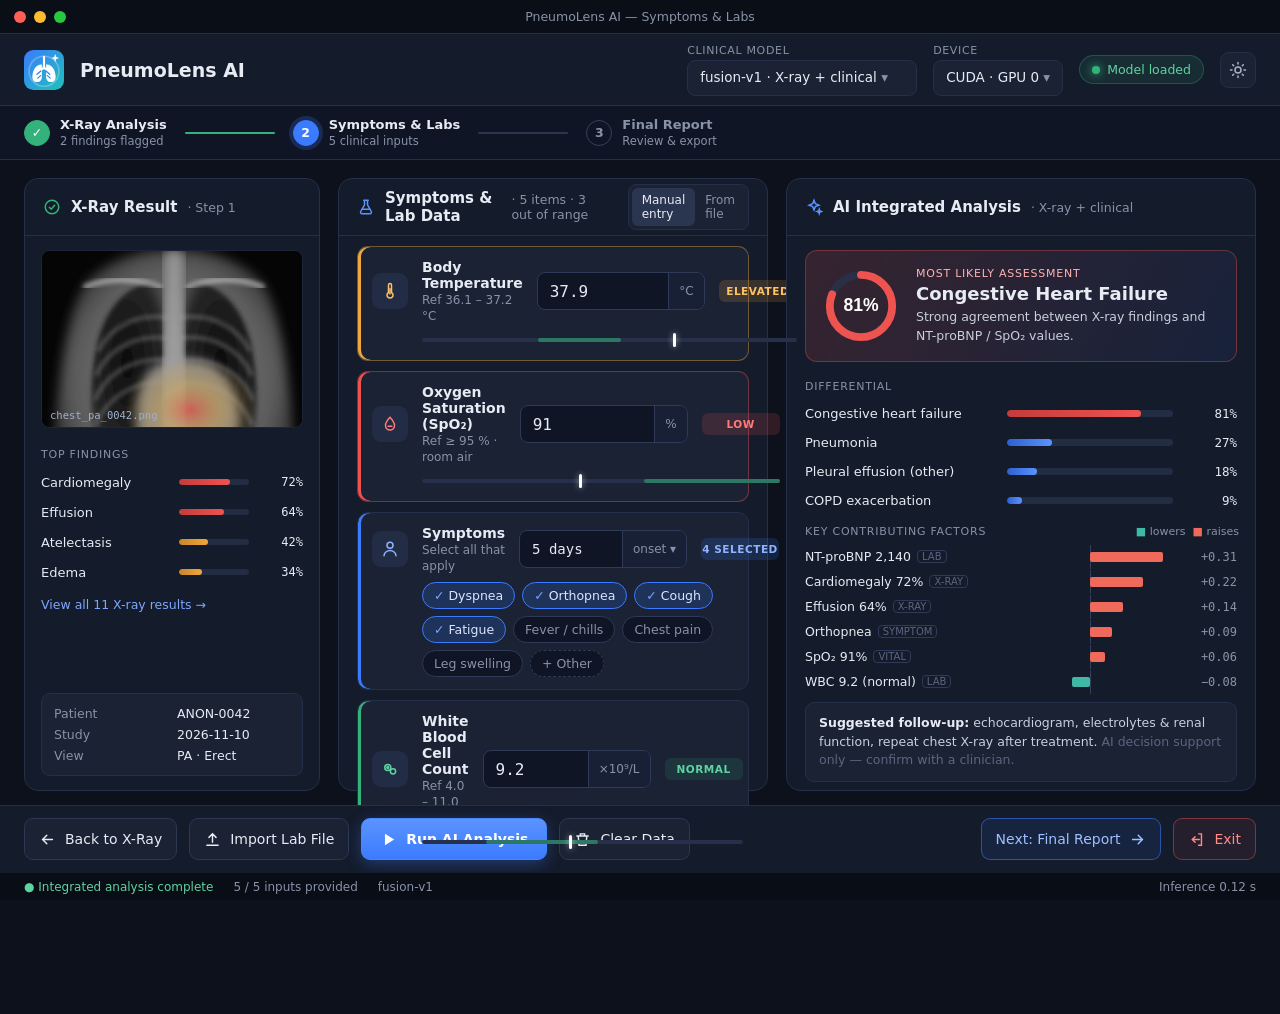
<file: design/step2_clinical.html>
<!doctype html>
<html><head><meta charset="utf-8">
<link rel="stylesheet" href="style.css">
<script>document.documentElement.dataset.theme = /light/.test(location.hash) ? "light" : "dark";</script>
<style>
.colL{flex:0 0 296px}.colC{flex:1}.colR{flex:0 0 470px}
.thumb{margin:14px 16px 10px;border-radius:9px;overflow:hidden;background:#000;border:1px solid #1d2638;height:178px;position:relative}
.thumb .ov{position:absolute;left:8px;bottom:6px;font-size:10.5px;color:#9fb0cc;font-family:'DejaVu Sans Mono',monospace}
.mini{padding:0 16px}
.mini .r{display:grid;grid-template-columns:1fr 70px 44px;gap:10px;align-items:center;height:30px;font-size:13px}
.mini .r .bar{height:6px}.mini .r .p{text-align:right;font-family:'DejaVu Sans Mono',monospace;font-size:12px}
.sec{font-size:11px;color:var(--muted);text-transform:uppercase;letter-spacing:.07em;padding:10px 16px 6px}
.link{padding:10px 16px 14px;color:var(--link);font-size:12.5px}
.pinfo{margin:auto 16px 14px;padding:12px;border-radius:9px;background:var(--panel2);border:1px solid var(--line);font-size:12.5px;display:grid;grid-template-columns:1fr 1fr;gap:6px 10px}
.pinfo span{color:var(--muted)}.pinfo b{font-weight:500}

.items{padding:10px 18px;display:flex;flex-direction:column;gap:10px;flex:1}
.item{background:var(--panel2);border:1px solid var(--line);border-radius:11px;padding:12px 14px;display:grid;grid-template-columns:36px 1fr 168px 78px;column-gap:14px;row-gap:9px;align-items:center}
.item.alert{border-color:rgba(239,83,80,.4);box-shadow:inset 3px 0 0 var(--red)}
.item.warn{border-color:rgba(240,168,58,.4);box-shadow:inset 3px 0 0 var(--amber)}
.item.ok{box-shadow:inset 3px 0 0 var(--green)}
.item.sym{box-shadow:inset 3px 0 0 var(--accent)}
.iic{width:36px;height:36px;border-radius:9px;display:grid;place-items:center;background:var(--iic-bg)}
.lab b{display:block;font-size:14px;font-weight:600}.lab span{font-size:12px;color:var(--muted)}
.inp{display:flex;align-items:center;height:38px;border-radius:8px;background:var(--input-bg);border:1px solid var(--input-line);overflow:hidden}
.inp .v{flex:1;padding:0 12px;font-size:16px;font-family:'DejaVu Sans Mono',monospace}
.inp .u{padding:0 10px;height:100%;display:grid;place-items:center;font-size:12px;color:var(--muted);background:var(--input-unit);border-left:1px solid var(--input-line)}
.pill{margin-left:0;font-size:10.5px;font-weight:700;letter-spacing:.05em;text-align:center;padding:5px 0;border-radius:6px}
.pill.h{background:rgba(239,83,80,.16);color:var(--red-t)}.pill.l{background:rgba(240,168,58,.16);color:var(--amber-t)}.pill.n{background:rgba(52,178,123,.14);color:var(--green-t)}.pill.s{background:rgba(59,123,255,.16);color:var(--sym-t)}
.range{grid-column:2 / 5;position:relative;height:16px}
.range .trk{position:absolute;left:0;right:0;top:6px;height:4px;border-radius:2px;background:var(--range-trk)}
.range .nz{position:absolute;top:6px;height:4px;background:rgba(52,178,123,.55);border-radius:2px}
.range .mk{position:absolute;top:1px;width:3px;height:14px;border-radius:2px;background:var(--mk);box-shadow:0 0 6px var(--mk-glow)}
.range .lbl{position:absolute;top:-1px;font-size:10.5px;color:var(--dim);font-family:'DejaVu Sans Mono',monospace}
.chips{grid-column:2 / 5;display:flex;flex-wrap:wrap;gap:7px}
.c{padding:5px 11px;border-radius:999px;font-size:12.5px;border:1px solid var(--input-line);color:var(--muted);background:var(--input-bg)}
.c.on{background:rgba(59,123,255,.18);border-color:#3b7bff;color:var(--chip-on-t)}
.c.on::before{content:"✓ ";color:var(--link)}
.c.add{border-style:dashed}

.hero{margin:14px 18px 8px;padding:16px;border-radius:12px;background:linear-gradient(120deg,rgba(239,83,80,.16),rgba(59,123,255,.08));border:1px solid rgba(239,83,80,.35);display:flex;gap:16px;align-items:center}
.hero .k{font-size:11px;color:var(--verdict-k);text-transform:uppercase;letter-spacing:.07em}
.hero b{display:block;font-size:18px;margin:3px 0 4px}.hero span{font-size:12.5px;color:var(--sum-text)}
.dx{padding:0 18px}
.dx .r{display:grid;grid-template-columns:190px 1fr 52px;gap:12px;align-items:center;height:29px;font-size:13px}
.dx .bar{height:7px}.dx .p{text-align:right;font-family:'DejaVu Sans Mono',monospace;font-size:12.5px}
.dx .bar>i{background:linear-gradient(90deg,#2d5fd0,#5b93ff)}
.dx .r.top .bar>i{background:linear-gradient(90deg,#c43c3a,var(--red))}
.shap{padding:0 18px}
.shap .r{display:grid;grid-template-columns:190px 1fr 52px;gap:12px;align-items:center;height:25px;font-size:12.5px}
.shap .r .src{font-size:10px;color:var(--dim);margin-left:6px;border:1px solid var(--input-line);border-radius:4px;padding:0 4px}
.shap .ax{position:relative;height:12px}
.shap .ax::before{content:"";position:absolute;left:50%;top:-6px;bottom:-6px;width:1px;background:var(--axis)}
.shap .ax i{position:absolute;top:1px;height:10px;border-radius:2px}
.shap .pos{left:50%;background:#ef6a5a}.shap .neg{right:50%;background:#3fb8a6}
.shap .p{text-align:right;font-family:'DejaVu Sans Mono',monospace;font-size:12px;color:var(--muted)}
.rec{margin:auto 18px 8px;padding:11px 13px;border-radius:9px;background:var(--panel2);border:1px solid var(--line);font-size:12.5px;color:var(--sum-text);line-height:1.5}
.rec b{color:var(--text)}
</style></head><body>
<div class="win">
  <div class="titlebar"><div class="dots"><i style="background:#ff5f57"></i><i style="background:#febc2e"></i><i style="background:#28c840"></i></div>PneumoLens AI — Symptoms &amp; Labs</div>

  <div class="header">
    <img class="logo" src="../ui/logo.svg" width="40" height="40" alt="">
    <div class="htitle"><b>PneumoLens AI</b><span>Chest radiograph pathology screening · TorchXRayVision</span></div>
    <div class="spacer"></div>
    <div class="field"><label>Clinical model</label><div class="select">fusion-v1 · X-ray + clinical <span style="color:var(--muted)">▾</span></div></div>
    <div class="field"><label>Device</label><div class="select" style="min-width:130px">CUDA · GPU 0 <span style="color:var(--muted)">▾</span></div></div>
    <div class="chip"><i></i>Model loaded</div>
    <div class="icon-btn" title="Theme: open this file with #light / without it for dark"><svg class="i-sun" width="18" height="18" viewBox="0 0 24 24" fill="none" stroke="currentColor" stroke-width="2" stroke-linecap="round"><circle cx="12" cy="12" r="4"/><path d="M12 2v2M12 20v2M4.9 4.9l1.4 1.4M17.7 17.7l1.4 1.4M2 12h2M20 12h2M4.9 19.1l1.4-1.4M17.7 6.3l1.4-1.4"/></svg><svg class="i-moon" width="18" height="18" viewBox="0 0 24 24" fill="none" stroke="currentColor" stroke-width="2" stroke-linecap="round" stroke-linejoin="round"><path d="M20 14.5A8 8 0 0 1 9.5 4a8 8 0 1 0 10.5 10.5z"/></svg></div>
  </div>

  <div class="stepper">
    <div class="step done"><div class="num">✓</div><div class="t"><b>X-Ray Analysis</b><span>2 findings flagged</span></div></div>
    <div class="step-line done"></div>
    <div class="step active"><div class="num">2</div><div class="t"><b>Symptoms &amp; Labs</b><span>5 clinical inputs</span></div></div>
    <div class="step-line"></div>
    <div class="step"><div class="num">3</div><div class="t"><b>Final Report</b><span>Review &amp; export</span></div></div>
  </div>

  <div class="main">
    <!-- LEFT: step 1 summary -->
    <div class="panel colL">
      <div class="ph"><svg width="18" height="18" viewBox="0 0 24 24" fill="none" stroke-width="2" style="stroke:var(--green)"><circle cx="12" cy="12" r="9"/><path d="M8 12l3 3 5-6"/></svg><h2>X-Ray Result</h2><span class="sub">· Step 1</span></div>
      <div class="thumb">
        <svg width="264" height="178" viewBox="40 60 480 330" preserveAspectRatio="xMidYMid slice">
          <defs>
            <filter id="b4"><feGaussianBlur stdDeviation="4"/></filter><filter id="b10"><feGaussianBlur stdDeviation="10"/></filter>
            <radialGradient id="body" cx="50%" cy="48%" r="60%"><stop offset="0" stop-color="#8d8d8d"/><stop offset=".7" stop-color="#5a5a5a"/><stop offset="1" stop-color="#151515"/></radialGradient>
            <radialGradient id="lung" cx="50%" cy="45%" r="60%"><stop offset="0" stop-color="#0d0d0d"/><stop offset=".8" stop-color="#262626"/><stop offset="1" stop-color="#4a4a4a"/></radialGradient>
            <radialGradient id="heat" cx="50%" cy="50%" r="50%"><stop offset="0" stop-color="#ff3b30" stop-opacity=".55"/><stop offset=".45" stop-color="#ffb020" stop-opacity=".3"/><stop offset="1" stop-color="#ffb020" stop-opacity="0"/></radialGradient>
          </defs>
          <rect x="0" y="0" width="560" height="560" fill="#050505"/>
          <path d="M60 560 C60 380 70 200 120 120 C170 70 230 60 280 60 C330 60 390 70 440 120 C490 200 500 380 500 560Z" fill="url(#body)" filter="url(#b10)"/>
          <path d="M262 120 C210 115 160 150 140 230 C125 300 125 380 140 440 C175 455 225 450 262 425Z" fill="url(#lung)" filter="url(#b4)"/>
          <path d="M298 120 C350 115 400 150 420 230 C435 300 435 380 420 440 C385 455 335 450 298 425Z" fill="url(#lung)" filter="url(#b4)"/>
          <g fill="none" stroke="#bdbdbd" stroke-width="7" opacity=".32" filter="url(#b4)">
            <path d="M268 185 C215 175 165 200 142 245"/><path d="M268 222 C212 214 160 240 138 290"/><path d="M268 262 C212 255 158 282 136 335"/><path d="M268 302 C215 297 160 325 138 380"/>
            <path d="M292 185 C345 175 395 200 418 245"/><path d="M292 222 C348 214 400 240 422 290"/><path d="M292 262 C348 255 402 282 424 335"/><path d="M292 302 C345 297 400 325 422 380"/>
          </g>
          <g fill="none" stroke="#d6d6d6" stroke-width="11" stroke-linecap="round" opacity=".55" filter="url(#b4)"><path d="M255 128 C210 112 165 110 120 128"/><path d="M305 128 C350 112 395 110 440 128"/></g>
          <rect x="262" y="60" width="36" height="420" rx="14" fill="#a8a8a8" opacity=".75" filter="url(#b10)"/>
          <path d="M250 270 C220 285 205 340 215 400 C240 435 330 440 385 418 C410 380 400 300 350 270 C320 255 280 258 250 270Z" fill="#9c9c9c" opacity=".85" filter="url(#b10)"/>
          <ellipse cx="310" cy="352" rx="120" ry="95" fill="url(#heat)"/>
        </svg>
        <div class="ov">chest_pa_0042.png</div>
      </div>
      <div class="sec">Top findings</div>
      <div class="mini">
        <div class="r hi"><span>Cardiomegaly</span><div class="bar"><i style="width:72.4%"></i></div><span class="p">72%</span></div>
        <div class="r hi"><span>Effusion</span><div class="bar"><i style="width:64.1%"></i></div><span class="p">64%</span></div>
        <div class="r md"><span>Atelectasis</span><div class="bar"><i style="width:41.7%"></i></div><span class="p">42%</span></div>
        <div class="r md"><span>Edema</span><div class="bar"><i style="width:33.5%"></i></div><span class="p">34%</span></div>
      </div>
      <div class="link">View all 11 X-ray results →</div>
      <div class="pinfo"><span>Patient</span><b>ANON-0042</b><span>Study</span><b>2026-11-10</b><span>View</span><b>PA · Erect</b></div>
    </div>

    <!-- CENTER: clinical inputs -->
    <div class="panel colC">
      <div class="ph">
        <svg width="18" height="18" viewBox="0 0 24 24" fill="none" stroke-width="2" stroke-linecap="round" style="stroke:var(--accent-text)"><path d="M9 3h6M10 3v6l-5 9a2 2 0 0 0 2 3h10a2 2 0 0 0 2-3l-5-9V3"/><path d="M7 15h10"/></svg>
        <h2>Symptoms &amp; Lab Data</h2><span class="sub">· 5 items · 3 out of range</span>
        <div class="spacer"></div>
        <div class="seg"><span class="on">Manual entry</span><span>From file</span></div>
      </div>
      <div class="items">
        <!-- 1 Temperature -->
        <div class="item warn">
          <div class="iic"><svg width="18" height="18" viewBox="0 0 24 24" fill="none" stroke-width="2" stroke-linecap="round" style="stroke:var(--amber-t)"><path d="M10 4a2 2 0 0 1 4 0v10a4 4 0 1 1-4 0z"/><path d="M12 9v7"/></svg></div>
          <div class="lab"><b>Body Temperature</b><span>Ref 36.1 – 37.2 °C</span></div>
          <div class="inp"><span class="v">37.9</span><span class="u">°C</span></div>
          <div class="pill l">ELEVATED</div>
          <div class="range"><div class="trk"></div><div class="nz" style="left:31%;width:22%"></div><div class="mk" style="left:67%"></div></div>
        </div>
        <!-- 2 SpO2 -->
        <div class="item alert">
          <div class="iic"><svg width="18" height="18" viewBox="0 0 24 24" fill="none" stroke-width="2" stroke-linecap="round" style="stroke:var(--red-t)"><path d="M12 3s6 6.5 6 11a6 6 0 0 1-12 0c0-4.5 6-11 6-11z"/><path d="M9.5 15h5"/></svg></div>
          <div class="lab"><b>Oxygen Saturation (SpO₂)</b><span>Ref ≥ 95 % · room air</span></div>
          <div class="inp"><span class="v">91</span><span class="u">%</span></div>
          <div class="pill h">LOW</div>
          <div class="range"><div class="trk"></div><div class="nz" style="left:62%;width:38%"></div><div class="mk" style="left:44%"></div></div>
        </div>
        <!-- 3 Symptoms -->
        <div class="item sym">
          <div class="iic"><svg width="18" height="18" viewBox="0 0 24 24" fill="none" stroke-width="2" stroke-linecap="round" style="stroke:var(--sym-t)"><circle cx="12" cy="7" r="4"/><path d="M4 21c0-4 4-7 8-7s8 3 8 7"/></svg></div>
          <div class="lab"><b>Symptoms</b><span>Select all that apply</span></div>
          <div class="inp"><span class="v" style="font-size:14px">5 days</span><span class="u">onset ▾</span></div>
          <div class="pill s">4 SELECTED</div>
          <div class="chips"><span class="c on">Dyspnea</span><span class="c on">Orthopnea</span><span class="c on">Cough</span><span class="c on">Fatigue</span><span class="c">Fever / chills</span><span class="c">Chest pain</span><span class="c">Leg swelling</span><span class="c add">+ Other</span></div>
        </div>
        <!-- 4 WBC -->
        <div class="item ok">
          <div class="iic"><svg width="18" height="18" viewBox="0 0 24 24" fill="none" stroke-width="2" style="stroke:var(--green-t)"><circle cx="9" cy="10" r="4"/><circle cx="16" cy="15" r="3.5"/><circle cx="9" cy="10" r="1.2" style="fill:var(--green-t)"/></svg></div>
          <div class="lab"><b>White Blood Cell Count</b><span>Ref 4.0 – 11.0 ×10⁹/L</span></div>
          <div class="inp"><span class="v">9.2</span><span class="u">×10⁹/L</span></div>
          <div class="pill n">NORMAL</div>
          <div class="range"><div class="trk"></div><div class="nz" style="left:20%;width:35%"></div><div class="mk" style="left:46%"></div></div>
        </div>
        <!-- 5 NT-proBNP -->
        <div class="item alert">
          <div class="iic"><svg width="18" height="18" viewBox="0 0 24 24" fill="none" stroke-width="2" stroke-linecap="round" style="stroke:var(--red-t)"><path d="M12 20s-7-4.5-7-10a4 4 0 0 1 7-2.6A4 4 0 0 1 19 10c0 5.5-7 10-7 10z"/><path d="M5 12h3l2-3 2 5 2-2h5"/></svg></div>
          <div class="lab"><b>NT-proBNP</b><span>Ref &lt; 300 pg/mL</span></div>
          <div class="inp"><span class="v">2,140</span><span class="u">pg/mL</span></div>
          <div class="pill h">HIGH</div>
          <div class="range"><div class="trk"></div><div class="nz" style="left:0;width:10%"></div><div class="mk" style="left:78%"></div></div>
        </div>
      </div>
    </div>

    <!-- RIGHT: AI integrated analysis -->
    <div class="panel colR">
      <div class="ph">
        <svg width="18" height="18" viewBox="0 0 24 24" fill="none" stroke-width="2" stroke-linecap="round" style="stroke:var(--accent-text)"><path d="M12 3l1.8 4.7L18.5 9.5l-4.7 1.8L12 16l-1.8-4.7L5.5 9.5l4.7-1.8z"/><path d="M19 15l.8 2.2L22 18l-2.2.8L19 21l-.8-2.2L16 18l2.2-.8z"/></svg>
        <h2>AI Integrated Analysis</h2><span class="sub">· X-ray + clinical</span>
      </div>
      <div class="hero">
        <svg width="78" height="78" viewBox="0 0 80 80"><circle cx="40" cy="40" r="32" fill="none" stroke-width="8" style="stroke:var(--ring-track)"/><circle cx="40" cy="40" r="32" fill="none" stroke="#ef5350" stroke-width="8" stroke-linecap="round" stroke-dasharray="162.9 201" transform="rotate(-90 40 40)"/><text x="40" y="45" text-anchor="middle" font-size="18" font-weight="700" font-family="Ubuntu Sans,Ubuntu,sans-serif" style="fill:var(--ring-text)">81%</text></svg>
        <div><div class="k">Most likely assessment</div><b>Congestive Heart Failure</b><span>Strong agreement between X-ray findings and NT-proBNP / SpO₂ values.</span></div>
      </div>
      <div class="sec" style="padding-left:18px">Differential</div>
      <div class="dx">
        <div class="r top"><span>Congestive heart failure</span><div class="bar"><i style="width:81%"></i></div><span class="p">81%</span></div>
        <div class="r"><span>Pneumonia</span><div class="bar"><i style="width:27%"></i></div><span class="p">27%</span></div>
        <div class="r"><span>Pleural effusion (other)</span><div class="bar"><i style="width:18%"></i></div><span class="p">18%</span></div>
        <div class="r"><span>COPD exacerbation</span><div class="bar"><i style="width:9%"></i></div><span class="p">9%</span></div>
      </div>
      <div class="sec" style="padding-left:18px;display:flex">Key contributing factors<div class="spacer"></div><span style="text-transform:none;letter-spacing:0"><span style="color:#3fb8a6">■</span> lowers &nbsp;<span style="color:#ef6a5a">■</span> raises</span></div>
      <div class="shap">
        <div class="r"><span>NT-proBNP 2,140<span class="src">LAB</span></span><div class="ax"><i class="pos" style="width:44%"></i></div><span class="p">+0.31</span></div>
        <div class="r"><span>Cardiomegaly 72%<span class="src">X-RAY</span></span><div class="ax"><i class="pos" style="width:32%"></i></div><span class="p">+0.22</span></div>
        <div class="r"><span>Effusion 64%<span class="src">X-RAY</span></span><div class="ax"><i class="pos" style="width:20%"></i></div><span class="p">+0.14</span></div>
        <div class="r"><span>Orthopnea<span class="src">SYMPTOM</span></span><div class="ax"><i class="pos" style="width:13%"></i></div><span class="p">+0.09</span></div>
        <div class="r"><span>SpO₂ 91%<span class="src">VITAL</span></span><div class="ax"><i class="pos" style="width:9%"></i></div><span class="p">+0.06</span></div>
        <div class="r"><span>WBC 9.2 (normal)<span class="src">LAB</span></span><div class="ax"><i class="neg" style="width:11%"></i></div><span class="p">−0.08</span></div>
      </div>
      <div class="rec"><b>Suggested follow-up:</b> echocardiogram, electrolytes &amp; renal function, repeat chest X-ray after treatment. <span style="color:var(--dim)">AI decision support only — confirm with a clinician.</span></div>
    </div>
  </div>

  <div class="actions">
    <div class="btn"><svg width="17" height="17" viewBox="0 0 24 24" fill="none" stroke-width="2" stroke-linecap="round" style="stroke:currentColor"><path d="M19 12H5M11 6l-6 6 6 6"/></svg>Back to X-Ray</div>
    <div class="btn"><svg width="17" height="17" viewBox="0 0 24 24" fill="none" stroke-width="2" stroke-linecap="round" style="stroke:currentColor"><path d="M12 16V4M7 9l5-5 5 5M4 20h16"/></svg>Import Lab File</div>
    <div class="btn primary"><svg width="17" height="17" viewBox="0 0 24 24" fill="#fff"><path d="M7 4l13 8-13 8z"/></svg>Run AI Analysis<span class="kbd">Ctrl+R</span></div>
    <div class="btn"><svg width="17" height="17" viewBox="0 0 24 24" fill="none" stroke-width="2" stroke-linecap="round" style="stroke:currentColor"><path d="M4 7h16M9 7V4h6v3M6 7l1 13h10l1-13"/></svg>Clear Data</div>
    <div class="spacer"></div>
    <div class="btn next">Next: Final Report<svg width="17" height="17" viewBox="0 0 24 24" fill="none" stroke-width="2" stroke-linecap="round" style="stroke:var(--next-t)"><path d="M5 12h14M13 6l6 6-6 6"/></svg></div>
    <div class="btn exit"><svg width="17" height="17" viewBox="0 0 24 24" fill="none" stroke-width="2" stroke-linecap="round" style="stroke:var(--exit-t)"><path d="M15 4h4v16h-4M10 8l-4 4 4 4M6 12h10"/></svg>Exit</div>
  </div>

  <div class="status"><span class="ok">● Integrated analysis complete</span><span>5 / 5 inputs provided</span><span>fusion-v1</span><div class="spacer"></div><span>Inference 0.12 s</span></div>
</div>
</body></html>
</file>
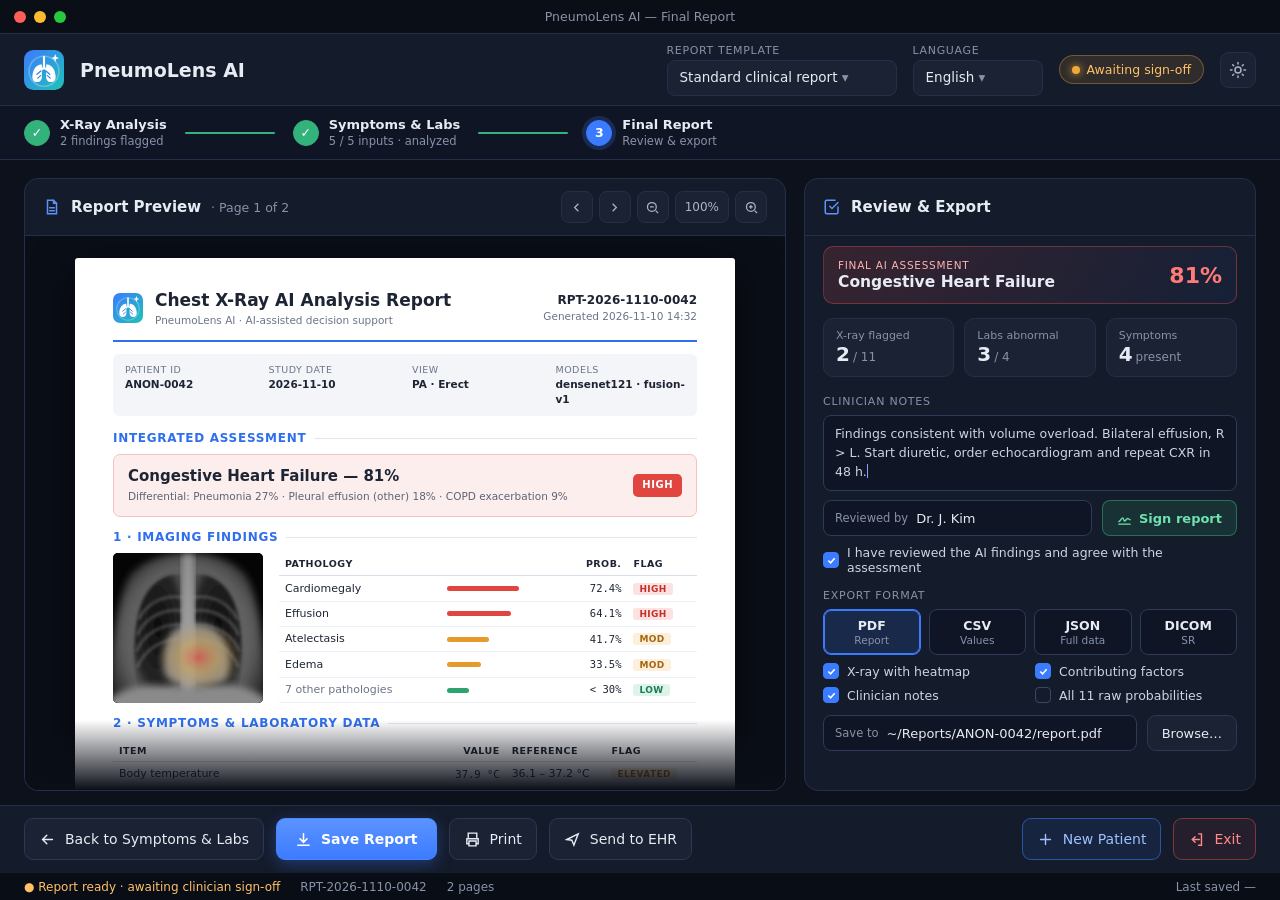
<file: design/step3_report.html>
<!doctype html>
<html><head><meta charset="utf-8">
<link rel="stylesheet" href="style.css">
<script>document.documentElement.dataset.theme = /light/.test(location.hash) ? "light" : "dark";</script>
<style>
.colP{flex:1}.colS{flex:0 0 452px}
.canvas{flex:1;min-height:0;margin:0;background:var(--canvas);border-radius:0 0 14px 14px;position:relative;overflow:hidden;display:flex;justify-content:center;padding-top:22px}
.canvas::after{content:"";position:absolute;left:0;right:0;bottom:0;height:70px;background:linear-gradient(transparent,var(--canvas))}
.paper{width:660px;background:#fff;color:#1d2433;border-radius:3px;box-shadow:0 10px 40px var(--paper-shadow);padding:30px 38px;font-size:11.5px;line-height:1.45;align-self:flex-start}
.paper *{color:#1d2433}
.p-head{display:flex;align-items:center;gap:12px;border-bottom:2px solid #2f6fed;padding-bottom:12px}
.p-logo{width:30px;height:30px;border-radius:7px;background:linear-gradient(135deg,#3b7bff,#22c3c3);display:grid;place-items:center}
.p-head h1{font-size:17px;font-weight:700}.p-head .s{font-size:10.5px;color:#6b7489}
.p-head .id{margin-left:auto;text-align:right;font-size:10.5px;color:#6b7489}
.p-head .id b{display:block;color:#1d2433;font-size:12px}
.p-meta{display:grid;grid-template-columns:repeat(4,1fr);gap:4px 14px;margin:12px 0 14px;padding:9px 12px;background:#f3f5f9;border-radius:6px;font-size:10.5px}
.p-meta span{color:#6b7489;display:block;font-size:9.5px;text-transform:uppercase;letter-spacing:.05em}.p-meta b{font-weight:600}
.p-sec{font-size:12px;font-weight:700;color:#2f6fed;text-transform:uppercase;letter-spacing:.06em;margin:12px 0 7px;display:flex;align-items:center;gap:8px}
.p-sec::after{content:"";flex:1;height:1px;background:#e1e5ee}
.p-assess{display:flex;gap:14px;align-items:center;padding:11px 14px;border-radius:7px;background:#fdeeee;border:1px solid #f5c2c0}
.p-assess b{font-size:15px;display:block}.p-assess span{font-size:10.5px;color:#5b6375}
.p-assess .badge{margin-left:auto;background:#e0453f;color:#fff;font-weight:700;border-radius:5px;padding:4px 9px;font-size:10px;letter-spacing:.05em}
.p-two{display:grid;grid-template-columns:150px 1fr;gap:16px}
.p-img{height:150px;border-radius:5px;overflow:hidden;background:#000;position:relative}
table{width:100%;border-collapse:collapse;font-size:11px}
th{text-align:left;font-weight:600;color:#6b7489;font-size:9.5px;text-transform:uppercase;letter-spacing:.05em;border-bottom:1px solid #d9dee8;padding:4px 6px}
td{padding:4px 6px;border-bottom:1px solid #eef1f6}
td.r{text-align:right;font-family:'DejaVu Sans Mono',monospace;font-size:10.5px}
.f{font-size:9px;font-weight:700;border-radius:3px;padding:1px 6px;letter-spacing:.04em}
.f.h{background:#fde2e1;color:#c62f2a !important}.f.m{background:#fdf0db;color:#a8650f !important}.f.n{background:#ddf4ea;color:#1c7c53 !important}
.pb{display:inline-block;height:5px;border-radius:3px;vertical-align:middle;margin-right:6px}

.sum{margin:14px 18px 4px;display:grid;grid-template-columns:repeat(3,1fr);gap:10px}
.stat{background:var(--panel2);border:1px solid var(--line);border-radius:10px;padding:10px 12px}
.stat span{font-size:11px;color:var(--muted);display:block}.stat b{font-size:20px;font-weight:700}.stat small{font-size:12px;color:var(--muted);margin-left:3px}
.verdict{margin:10px 18px 0;padding:12px 14px;border-radius:10px;background:linear-gradient(120deg,rgba(239,83,80,.16),rgba(59,123,255,.06));border:1px solid rgba(239,83,80,.35);display:flex;align-items:center;gap:12px}
.verdict .k{font-size:10.5px;color:var(--verdict-k);text-transform:uppercase;letter-spacing:.07em}.verdict b{display:block;font-size:15.5px;margin-top:2px}
.verdict .pct{margin-left:auto;font-size:22px;font-weight:700;color:var(--red-t)}
.sec2{font-size:11px;color:var(--muted);text-transform:uppercase;letter-spacing:.07em;padding:14px 18px 7px;display:flex;align-items:center}
.ta{margin:0 18px;min-height:74px;background:var(--input-bg);border:1px solid var(--input-line);border-radius:8px;padding:9px 11px;font-size:12.5px;color:var(--ta-text);line-height:1.5}
.ta .cur{display:inline-block;width:1.5px;height:14px;background:var(--link);vertical-align:-2px}
.frow{display:flex;gap:10px;margin:9px 18px 0;align-items:center}
.in{flex:1;height:36px;background:var(--input-bg);border:1px solid var(--input-line);border-radius:8px;display:flex;align-items:center;padding:0 11px;font-size:13px}
.in span{color:var(--muted);font-size:11.5px;margin-right:8px}
.chk{display:flex;align-items:center;gap:8px;font-size:12.5px;color:var(--ta-text);margin:9px 18px 0}
.box{width:16px;height:16px;border-radius:4px;border:1.5px solid var(--box-line);display:grid;place-items:center;flex:none}
.box.on{background:var(--accent);border-color:var(--accent)}
.sign{height:36px;padding:0 14px;border-radius:8px;background:rgba(52,178,123,.15);border:1px solid rgba(52,178,123,.5);color:var(--sign-t);font-size:13px;font-weight:600;display:flex;align-items:center;gap:7px}
.fmt{display:grid;grid-template-columns:repeat(4,1fr);gap:8px;margin:0 18px}
.fm{border:1px solid var(--input-line);background:var(--input-bg);border-radius:8px;padding:8px 6px;text-align:center;font-size:12.5px;font-weight:600}
.fm small{display:block;font-size:10.5px;color:var(--muted);font-weight:400;margin-top:1px}
.fm.on{border-color:var(--accent);background:rgba(59,123,255,.15);box-shadow:0 0 0 1px var(--accent) inset}
.opts{display:grid;grid-template-columns:1fr 1fr;gap:0 10px;margin:0 18px}
.opts .chk{margin:8px 0 0}
</style></head><body>
<div class="win">
  <div class="titlebar"><div class="dots"><i style="background:#ff5f57"></i><i style="background:#febc2e"></i><i style="background:#28c840"></i></div>PneumoLens AI — Final Report</div>

  <div class="header">
    <img class="logo" src="../ui/logo.svg" width="40" height="40" alt="">
    <div class="htitle"><b>PneumoLens AI</b><span>Chest radiograph pathology screening · TorchXRayVision</span></div>
    <div class="spacer"></div>
    <div class="field"><label>Report template</label><div class="select">Standard clinical report <span style="color:var(--muted)">▾</span></div></div>
    <div class="field"><label>Language</label><div class="select" style="min-width:130px">English <span style="color:var(--muted)">▾</span></div></div>
    <div class="chip" style="background:rgba(240,168,58,.12);color:var(--amber-t);border-color:rgba(240,168,58,.35)"><i style="background:var(--amber);box-shadow:0 0 8px var(--amber)"></i>Awaiting sign-off</div>
    <div class="icon-btn" title="Theme: open this file with #light / without it for dark"><svg class="i-sun" width="18" height="18" viewBox="0 0 24 24" fill="none" stroke="currentColor" stroke-width="2" stroke-linecap="round"><circle cx="12" cy="12" r="4"/><path d="M12 2v2M12 20v2M4.9 4.9l1.4 1.4M17.7 17.7l1.4 1.4M2 12h2M20 12h2M4.9 19.1l1.4-1.4M17.7 6.3l1.4-1.4"/></svg><svg class="i-moon" width="18" height="18" viewBox="0 0 24 24" fill="none" stroke="currentColor" stroke-width="2" stroke-linecap="round" stroke-linejoin="round"><path d="M20 14.5A8 8 0 0 1 9.5 4a8 8 0 1 0 10.5 10.5z"/></svg></div>
  </div>

  <div class="stepper">
    <div class="step done"><div class="num">✓</div><div class="t"><b>X-Ray Analysis</b><span>2 findings flagged</span></div></div>
    <div class="step-line done"></div>
    <div class="step done"><div class="num">✓</div><div class="t"><b>Symptoms &amp; Labs</b><span>5 / 5 inputs · analyzed</span></div></div>
    <div class="step-line done"></div>
    <div class="step active"><div class="num">3</div><div class="t"><b>Final Report</b><span>Review &amp; export</span></div></div>
  </div>

  <div class="main">
    <!-- LEFT: report preview -->
    <div class="panel colP">
      <div class="ph">
        <svg width="18" height="18" viewBox="0 0 24 24" fill="none" stroke-width="2" stroke-linecap="round" style="stroke:var(--accent-text)"><path d="M14 3H6v18h12V7z"/><path d="M14 3v4h4M9 13h6M9 17h6"/></svg>
        <h2>Report Preview</h2><span class="sub">· Page 1 of 2</span>
        <div class="spacer"></div>
        <div class="tools">
          <div class="tool"><svg width="15" height="15" viewBox="0 0 24 24" fill="none" stroke-width="2" style="stroke:var(--icon)"><path d="M15 6l-6 6 6 6"/></svg></div>
          <div class="tool"><svg width="15" height="15" viewBox="0 0 24 24" fill="none" stroke-width="2" style="stroke:var(--icon)"><path d="M9 6l6 6-6 6"/></svg></div>
          <div class="tool"><svg width="15" height="15" viewBox="0 0 24 24" fill="none" stroke-width="2" style="stroke:var(--icon)"><circle cx="11" cy="11" r="7"/><path d="M21 21l-4-4M8 11h6"/></svg></div>
          <div class="tool" style="width:auto;padding:0 9px;font-size:12px;color:var(--icon)">100%</div>
          <div class="tool"><svg width="15" height="15" viewBox="0 0 24 24" fill="none" stroke-width="2" style="stroke:var(--icon)"><circle cx="11" cy="11" r="7"/><path d="M21 21l-4-4M11 8v6M8 11h6"/></svg></div>
        </div>
      </div>
      <div class="canvas">
        <div class="paper">
          <div class="p-head">
            <img src="../ui/logo.svg" width="30" height="30" alt="">
            <div><h1>Chest X-Ray AI Analysis Report</h1><div class="s">PneumoLens AI · AI-assisted decision support</div></div>
            <div class="id"><b>RPT-2026-1110-0042</b>Generated 2026-11-10 14:32</div>
          </div>
          <div class="p-meta">
            <div><span>Patient ID</span><b>ANON-0042</b></div><div><span>Study date</span><b>2026-11-10</b></div>
            <div><span>View</span><b>PA · Erect</b></div><div><span>Models</span><b>densenet121 · fusion-v1</b></div>
          </div>

          <div class="p-sec">Integrated assessment</div>
          <div class="p-assess">
            <div><b>Congestive Heart Failure — 81%</b><span>Differential: Pneumonia 27% · Pleural effusion (other) 18% · COPD exacerbation 9%</span></div>
            <div class="badge">HIGH</div>
          </div>

          <div class="p-sec">1 · Imaging findings</div>
          <div class="p-two">
            <div class="p-img">
              <svg width="150" height="150" viewBox="70 60 420 420" preserveAspectRatio="xMidYMid slice">
                <defs><filter id="b4"><feGaussianBlur stdDeviation="4"/></filter><filter id="b10"><feGaussianBlur stdDeviation="10"/></filter>
                  <radialGradient id="body" cx="50%" cy="48%" r="60%"><stop offset="0" stop-color="#8d8d8d"/><stop offset=".7" stop-color="#5a5a5a"/><stop offset="1" stop-color="#151515"/></radialGradient>
                  <radialGradient id="lung" cx="50%" cy="45%" r="60%"><stop offset="0" stop-color="#0d0d0d"/><stop offset=".8" stop-color="#262626"/><stop offset="1" stop-color="#4a4a4a"/></radialGradient>
                  <radialGradient id="heat" cx="50%" cy="50%" r="50%"><stop offset="0" stop-color="#ff3b30" stop-opacity=".55"/><stop offset=".45" stop-color="#ffb020" stop-opacity=".3"/><stop offset="1" stop-color="#ffb020" stop-opacity="0"/></radialGradient></defs>
                <rect width="560" height="560" fill="#050505"/>
                <path d="M60 560 C60 380 70 200 120 120 C170 70 230 60 280 60 C330 60 390 70 440 120 C490 200 500 380 500 560Z" fill="url(#body)" filter="url(#b10)"/>
                <path d="M262 120 C210 115 160 150 140 230 C125 300 125 380 140 440 C175 455 225 450 262 425Z" fill="url(#lung)" filter="url(#b4)"/>
                <path d="M298 120 C350 115 400 150 420 230 C435 300 435 380 420 440 C385 455 335 450 298 425Z" fill="url(#lung)" filter="url(#b4)"/>
                <g fill="none" stroke="#bdbdbd" stroke-width="7" opacity=".32" filter="url(#b4)"><path d="M268 185 C215 175 165 200 142 245"/><path d="M268 222 C212 214 160 240 138 290"/><path d="M268 262 C212 255 158 282 136 335"/><path d="M268 302 C215 297 160 325 138 380"/><path d="M292 185 C345 175 395 200 418 245"/><path d="M292 222 C348 214 400 240 422 290"/><path d="M292 262 C348 255 402 282 424 335"/><path d="M292 302 C345 297 400 325 422 380"/></g>
                <rect x="262" y="60" width="36" height="420" rx="14" fill="#a8a8a8" opacity=".75" filter="url(#b10)"/>
                <path d="M250 270 C220 285 205 340 215 400 C240 435 330 440 385 418 C410 380 400 300 350 270 C320 255 280 258 250 270Z" fill="#9c9c9c" opacity=".85" filter="url(#b10)"/>
                <path d="M60 470 C120 420 200 430 262 440 L298 440 C360 425 440 420 500 470 L500 560 L60 560Z" fill="#8a8a8a" filter="url(#b10)"/>
                <ellipse cx="310" cy="352" rx="120" ry="95" fill="url(#heat)"/>
              </svg>
            </div>
            <table>
              <tr><th>Pathology</th><th></th><th style="text-align:right">Prob.</th><th>Flag</th></tr>
              <tr><td>Cardiomegaly</td><td><span class="pb" style="width:72px;background:#e0453f"></span></td><td class="r">72.4%</td><td><span class="f h">HIGH</span></td></tr>
              <tr><td>Effusion</td><td><span class="pb" style="width:64px;background:#e0453f"></span></td><td class="r">64.1%</td><td><span class="f h">HIGH</span></td></tr>
              <tr><td>Atelectasis</td><td><span class="pb" style="width:42px;background:#e59a2c"></span></td><td class="r">41.7%</td><td><span class="f m">MOD</span></td></tr>
              <tr><td>Edema</td><td><span class="pb" style="width:34px;background:#e59a2c"></span></td><td class="r">33.5%</td><td><span class="f m">MOD</span></td></tr>
              <tr><td style="color:#6b7489">7 other pathologies</td><td><span class="pb" style="width:22px;background:#2fa36f"></span></td><td class="r">&lt; 30%</td><td><span class="f n">LOW</span></td></tr>
            </table>
          </div>

          <div class="p-sec">2 · Symptoms &amp; laboratory data</div>
          <table>
            <tr><th>Item</th><th style="text-align:right">Value</th><th>Reference</th><th>Flag</th></tr>
            <tr><td>Body temperature</td><td class="r">37.9 °C</td><td>36.1 – 37.2 °C</td><td><span class="f m">ELEVATED</span></td></tr>
            <tr><td>Oxygen saturation (SpO₂)</td><td class="r">91 %</td><td>≥ 95 %</td><td><span class="f h">LOW</span></td></tr>
            <tr><td>Symptoms (onset 5 days)</td><td class="r" style="font-family:inherit">Dyspnea, orthopnea, cough, fatigue</td><td>—</td><td><span class="f m">4 PRESENT</span></td></tr>
            <tr><td>White blood cell count</td><td class="r">9.2 ×10⁹/L</td><td>4.0 – 11.0</td><td><span class="f n">NORMAL</span></td></tr>
            <tr><td>NT-proBNP</td><td class="r">2,140 pg/mL</td><td>&lt; 300 pg/mL</td><td><span class="f h">HIGH</span></td></tr>
          </table>

          <div class="p-sec">3 · Key contributing factors</div>
          <div style="color:#5b6375">NT-proBNP (+0.31), Cardiomegaly on X-ray (+0.22), Effusion on X-ray (+0.14), Orthopnea (+0.09), SpO₂ 91% (+0.06); normal WBC lowers likelihood of infection (−0.08).</div>
        </div>
      </div>
    </div>

    <!-- RIGHT: review & export -->
    <div class="panel colS">
      <div class="ph">
        <svg width="18" height="18" viewBox="0 0 24 24" fill="none" stroke-width="2" stroke-linecap="round" style="stroke:var(--accent-text)"><path d="M9 11l3 3 8-8"/><path d="M20 12v7a2 2 0 0 1-2 2H5a2 2 0 0 1-2-2V5a2 2 0 0 1 2-2h11"/></svg>
        <h2>Review &amp; Export</h2>
      </div>

      <div class="verdict">
        <div><div class="k">Final AI assessment</div><b>Congestive Heart Failure</b></div>
        <div class="pct">81%</div>
      </div>
      <div class="sum">
        <div class="stat"><span>X-ray flagged</span><b>2</b><small>/ 11</small></div>
        <div class="stat"><span>Labs abnormal</span><b>3</b><small>/ 4</small></div>
        <div class="stat"><span>Symptoms</span><b>4</b><small>present</small></div>
      </div>

      <div class="sec2">Clinician notes</div>
      <div class="ta">Findings consistent with volume overload. Bilateral effusion, R &gt; L. Start diuretic, order echocardiogram and repeat CXR in 48 h.<span class="cur"></span></div>
      <div class="frow">
        <div class="in"><span>Reviewed by</span>Dr. J. Kim</div>
        <div class="sign"><svg width="15" height="15" viewBox="0 0 24 24" fill="none" stroke-width="2.2" stroke-linecap="round" style="stroke:var(--sign-t)"><path d="M3 17c3-1 4-6 6-6s1 5 3 5 3-4 5-4 2 2 4 2"/><path d="M3 21h18"/></svg>Sign report</div>
      </div>
      <div class="chk"><div class="box on"><svg width="11" height="11" viewBox="0 0 24 24" fill="none" stroke="#fff" stroke-width="3.5"><path d="M5 12l5 5 9-10"/></svg></div>I have reviewed the AI findings and agree with the assessment</div>

      <div class="sec2">Export format</div>
      <div class="fmt">
        <div class="fm on">PDF<small>Report</small></div>
        <div class="fm">CSV<small>Values</small></div>
        <div class="fm">JSON<small>Full data</small></div>
        <div class="fm">DICOM<small>SR</small></div>
      </div>
      <div class="opts">
        <div class="chk"><div class="box on"><svg width="11" height="11" viewBox="0 0 24 24" fill="none" stroke="#fff" stroke-width="3.5"><path d="M5 12l5 5 9-10"/></svg></div>X-ray with heatmap</div>
        <div class="chk"><div class="box on"><svg width="11" height="11" viewBox="0 0 24 24" fill="none" stroke="#fff" stroke-width="3.5"><path d="M5 12l5 5 9-10"/></svg></div>Contributing factors</div>
        <div class="chk"><div class="box on"><svg width="11" height="11" viewBox="0 0 24 24" fill="none" stroke="#fff" stroke-width="3.5"><path d="M5 12l5 5 9-10"/></svg></div>Clinician notes</div>
        <div class="chk"><div class="box"></div>All 11 raw probabilities</div>
      </div>
      <div class="frow" style="margin-top:12px"><div class="in"><span style="white-space:nowrap">Save to</span>~/Reports/ANON-0042/report.pdf</div><div class="btn" style="height:36px;padding:0 14px;font-size:13px">Browse…</div></div>
    </div>
  </div>

  <div class="actions">
    <div class="btn"><svg width="17" height="17" viewBox="0 0 24 24" fill="none" stroke-width="2" stroke-linecap="round" style="stroke:currentColor"><path d="M19 12H5M11 6l-6 6 6 6"/></svg>Back to Symptoms &amp; Labs</div>
    <div class="btn primary"><svg width="17" height="17" viewBox="0 0 24 24" fill="none" stroke="#fff" stroke-width="2.2" stroke-linecap="round"><path d="M12 4v12M7 11l5 5 5-5M4 20h16"/></svg>Save Report<span class="kbd">Ctrl+S</span></div>
    <div class="btn"><svg width="17" height="17" viewBox="0 0 24 24" fill="none" stroke-width="2" stroke-linecap="round" style="stroke:currentColor"><path d="M6 9V3h12v6M6 18H4v-7h16v7h-2M7 14h10v7H7z"/></svg>Print<span class="kbd">Ctrl+P</span></div>
    <div class="btn"><svg width="17" height="17" viewBox="0 0 24 24" fill="none" stroke-width="2" stroke-linecap="round" style="stroke:currentColor"><path d="M4 12l16-8-6 16-3-7z"/></svg>Send to EHR</div>
    <div class="spacer"></div>
    <div class="btn next"><svg width="17" height="17" viewBox="0 0 24 24" fill="none" stroke-width="2" stroke-linecap="round" style="stroke:var(--next-t)"><path d="M12 5v14M5 12h14"/></svg>New Patient</div>
    <div class="btn exit"><svg width="17" height="17" viewBox="0 0 24 24" fill="none" stroke-width="2" stroke-linecap="round" style="stroke:var(--exit-t)"><path d="M15 4h4v16h-4M10 8l-4 4 4 4M6 12h10"/></svg>Exit</div>
  </div>

  <div class="status"><span style="color:var(--amber-t)">● Report ready · awaiting clinician sign-off</span><span>RPT-2026-1110-0042</span><span>2 pages</span><div class="spacer"></div><span>Last saved —</span></div>
</div>
</body></html>
</file>
<file: ui/style.css>
/* PneumoLens AI - adapted from design/style.css for a resizable window.
   Two themes: dark (default) and light (<html data-theme="light">). Every color is a token below,
   so components never hard-code theme colors. The X-ray image itself always sits on black. */
:root{
  color-scheme:dark;
  --bg:#0c111c; --panel:#141b2a; --panel2:#1a2234; --line:#243049; --line2:#2b3753;
  --hover-bg:#202a40; --hover-line:#3a4a6c;
  --text:#e7ebf3; --text-strong:#ffffff; --muted:#8892a8; --dim:#5b6580; --icon:#aab4c8;
  --accent:#3b7bff; --accent2:#5b93ff; --accent-text:#5b93ff;
  --green:#34b27b; --amber:#f0a83a; --red:#ef5350;
  --green-t:#5fd3a0; --amber-t:#ffc066; --red-t:#ff7b78; --exit-t:#ff8a87; --next-t:#9fc0ff;
  --stepper-bg:#0f1524; --status-bg:#090d16; --status-line:#161e2e;
  --num-line:#34405c; --step-line:#2a3550; --track:#222c42; --row-line:rgba(36,48,73,.55);
  --seg-on:#2a3550; --seg-shadow:none; --sum-text:#c9cfdc; --dashed:#2b3753;
  --viewer-empty:#000; --viewer-line:#1d2638;
  --shadow-lg:rgba(0,0,0,.5); --shadow-md:rgba(0,0,0,.45); --scrim:rgba(5,8,14,.62);
  --glow1:rgba(59,123,255,.16); --glow2:rgba(31,194,184,.09); --top-line:rgba(36,48,73,.6);
  --eyebrow-t:#9fc0ff; --lead:#cfd6e4; --card-bg:rgba(20,27,42,.85); --float-bg:rgba(20,27,42,.94); --num-bg:#1f2940;
  --tint:.14;
  --input-bg:#0e1420; --input-unit:#172036; --pos:#ef6a5a; --neg:#3fb8a6; --canvas-bg:#0a0e17;
  --mono:'Cascadia Mono','Consolas','DejaVu Sans Mono',monospace;
}
:root[data-theme="light"]{
  color-scheme:light;
  --bg:#f2f5fa; --panel:#ffffff; --panel2:#f5f7fb; --line:#dde3ee; --line2:#cfd7e5;
  --hover-bg:#eef2f9; --hover-line:#b6c2d8;
  --text:#172033; --text-strong:#0b1220; --muted:#5d6880; --dim:#8a94a8; --icon:#5d6880;
  --accent:#3b7bff; --accent2:#5b93ff; --accent-text:#2563eb;
  --green-t:#13804f; --amber-t:#a35c00; --red-t:#c62f2c; --exit-t:#cc3330; --next-t:#2563eb;
  --stepper-bg:#f8fafd; --status-bg:#eef2f8; --status-line:#dde3ee;
  --num-line:#c3cddd; --step-line:#d6dde9; --track:#e6ebf3; --row-line:#edf0f6;
  --seg-on:#ffffff; --seg-shadow:0 1px 3px rgba(16,24,40,.14); --sum-text:#3d4860; --dashed:#c6cfdf;
  --viewer-empty:#f7f9fc; --viewer-line:#dde3ee;
  --shadow-lg:rgba(16,24,40,.16); --shadow-md:rgba(16,24,40,.12); --scrim:rgba(15,23,42,.38);
  --glow1:rgba(59,123,255,.11); --glow2:rgba(31,194,184,.09); --top-line:#dde3ee;
  --eyebrow-t:#2563eb; --lead:#2c3850; --card-bg:#ffffff; --float-bg:rgba(255,255,255,.97); --num-bg:#eef2f8;
  --tint:.10;
  --input-bg:#ffffff; --input-unit:#f1f4f9; --pos:#e0533f; --neg:#139e8a; --canvas-bg:#e4e9f1;
}
*{box-sizing:border-box;margin:0;padding:0}
[hidden]{display:none !important}   /* classes like .empty{display:flex} must not override the hidden attribute */
html,body{height:100%;overflow:hidden}
body{background:var(--bg);font-family:'Segoe UI Variable','Segoe UI','Ubuntu',system-ui,sans-serif;color:var(--text);font-size:14px;user-select:none}
button,select{font:inherit;color:inherit}
.win{height:100vh;display:flex;flex-direction:column}
.spacer{flex:1}
svg{flex:none}

/* header */
.header{height:72px;flex:none;display:flex;align-items:center;padding:0 24px;background:var(--panel);border-bottom:1px solid var(--line);gap:16px}
.brand{display:flex;align-items:center;gap:16px;background:none;border:none;padding:0;text-align:left;cursor:pointer;border-radius:10px}
.brand:hover .htitle b{color:var(--text-strong)}
.brand:focus-visible{outline:2px solid var(--accent);outline-offset:4px}
.logo{width:40px;height:40px;display:block;flex:none}
.htitle b{font-size:19px;font-weight:600;display:block}.htitle span{color:var(--muted);font-size:12.5px}
.field{display:flex;flex-direction:column;gap:3px}.field label{font-size:11px;color:var(--muted);text-transform:uppercase;letter-spacing:.06em}
.select{background:var(--panel2);border:1px solid var(--line);border-radius:8px;padding:8px 12px;min-width:230px;font-size:13.5px;height:36px}
select.select{min-width:150px;cursor:pointer;outline:none;appearance:auto}
select.select:focus{border-color:var(--accent)}
.chip{display:inline-flex;align-items:center;gap:7px;padding:6px 12px;border-radius:999px;font-size:12.5px;border:1px solid;white-space:nowrap}
.chip i{width:8px;height:8px;border-radius:50%}
.chip.ok{background:rgba(52,178,123,.12);color:var(--green-t);border-color:rgba(52,178,123,.3)}.chip.ok i{background:var(--green);box-shadow:0 0 8px var(--green)}
.chip.busy{background:rgba(240,168,58,.12);color:var(--amber-t);border-color:rgba(240,168,58,.3)}.chip.busy i{background:var(--amber)}
.chip.err{background:rgba(239,83,80,.12);color:var(--red-t);border-color:rgba(239,83,80,.35)}.chip.err i{background:var(--red)}

/* theme switch (sun in dark theme = "go light", moon in light theme = "go dark") */
.icon-btn{width:36px;height:36px;flex:none;border-radius:9px;background:var(--panel2);border:1px solid var(--line);display:grid;place-items:center;color:var(--icon);cursor:pointer}
.icon-btn:hover{border-color:var(--hover-line);background:var(--hover-bg);color:var(--text)}
.icon-btn:focus-visible{outline:2px solid var(--accent);outline-offset:2px}
.icon-btn .i-moon,:root[data-theme="light"] .icon-btn .i-sun{display:none}
:root[data-theme="light"] .icon-btn .i-moon{display:block}

/* stepper */
.stepper{flex:none;display:flex;align-items:center;padding:11px 24px;border-bottom:1px solid var(--line);background:var(--stepper-bg)}
.step{display:flex;align-items:center;gap:10px}
.step .num{width:26px;height:26px;border-radius:50%;display:grid;place-items:center;font-size:12.5px;font-weight:600;border:1.5px solid var(--num-line);color:var(--muted)}
.step.done .num{background:var(--green);border-color:var(--green);color:#fff}
.step.active .num{background:var(--accent);border-color:var(--accent);color:#fff;box-shadow:0 0 0 4px rgba(59,123,255,.22)}
.step .t b{display:block;font-size:13px;font-weight:600}.step .t span{font-size:11.5px;color:var(--muted)}
.step:not(.done):not(.active) .t b{color:var(--muted)}
.step-line{width:90px;height:2px;background:var(--step-line);margin:0 18px;border-radius:2px}
.step-line.done{background:var(--green)}
button.step{background:none;border:none;padding:4px 8px;margin:-4px -8px;border-radius:9px;cursor:pointer;text-align:left;color:inherit;font:inherit}
button.step:hover:not(:disabled){background:var(--hover-bg)}
button.step:disabled{cursor:default}
button.step:focus-visible{outline:2px solid var(--accent);outline-offset:1px}

/* panels */
.main{flex:1;min-height:0;display:flex;gap:18px;padding:18px 24px 14px}
.panel{background:var(--panel);border:1px solid var(--line);border-radius:14px;display:flex;flex-direction:column;min-height:0;min-width:0}
:root[data-theme="light"] .panel{box-shadow:0 1px 3px rgba(16,24,40,.05)}
.left{flex:1.35}.right{flex:1;min-width:490px}
.ph{display:flex;align-items:center;padding:12px 18px;border-bottom:1px solid var(--line);gap:10px;min-height:57px}
.ph>svg{color:var(--accent-text)}
.ph h2{font-size:15px;font-weight:600}.ph .sub{color:var(--muted);font-size:12.5px}
.tools{display:flex;gap:6px}
.tool{width:32px;height:32px;border-radius:8px;background:var(--panel2);border:1px solid var(--line);display:grid;place-items:center;cursor:pointer;color:var(--icon)}
.tool:hover:not(:disabled){border-color:var(--hover-line);background:var(--hover-bg)}
.tool.on{background:rgba(59,123,255,.15);border-color:var(--accent);color:var(--accent-text)}
.tool:disabled{opacity:.35;cursor:default}

/* viewer: black behind the X-ray in both themes; the empty state follows the theme */
.viewer{flex:1;min-height:0;margin:14px 18px;border-radius:10px;background:var(--viewer-empty);position:relative;overflow:hidden;border:1px solid var(--viewer-line);cursor:grab}
.viewer.has-img{background:#000;border-color:#1d2638}
:root[data-theme="light"] .viewer:not(.has-img){border:1.5px dashed var(--dashed)}
.viewer.dragging{cursor:grabbing}
.viewer.dragover{border-color:var(--accent);box-shadow:inset 0 0 0 2px var(--accent)}
.viewer img{position:absolute;left:0;top:0;transform-origin:0 0;max-width:none;image-rendering:auto;pointer-events:none}
.viewer img.inverted{filter:invert(1)}
.viewer .ov{position:absolute;font-size:11.5px;color:#9fb0cc;font-family:var(--mono);line-height:1.55;text-shadow:0 1px 2px #000;white-space:pre;pointer-events:none}
.empty{position:absolute;inset:0;display:flex;flex-direction:column;align-items:center;justify-content:center;gap:14px;color:var(--muted);text-align:center;cursor:pointer;outline:none;transition:background .15s}
.empty .big{width:72px;height:72px;border-radius:18px;background:var(--panel2);border:1px dashed var(--num-line);display:grid;place-items:center;color:var(--accent-text);transition:border-color .15s,background .15s}
:root[data-theme="light"] .empty .big{background:#fff}
.empty:hover,.empty:focus-visible{background:rgba(59,123,255,.05)}
.empty:hover .big,.empty:focus-visible .big{border-color:var(--accent);background:rgba(59,123,255,.12)}
.empty.disabled{cursor:default;background:none}
.empty.disabled .big{border-color:var(--num-line);background:var(--panel2)}
.empty b{color:var(--text);font-size:15px;font-weight:600}
.empty span{font-size:12.5px}
.metabar{display:flex;gap:26px;padding:0 18px 14px;color:var(--muted);font-size:12.5px;white-space:nowrap;overflow:hidden}
.metabar b{color:var(--text);font-weight:500;margin-left:6px}
.metabar span{flex:none}
.metabar span:first-child{flex:0 1 auto;min-width:60px;overflow:hidden;text-overflow:ellipsis}   /* long file names get "…" */

/* results */
.seg{display:flex;background:var(--panel2);border:1px solid var(--line);border-radius:8px;padding:3px;font-size:12px}
.seg button{padding:5px 10px;border-radius:6px;color:var(--muted);background:none;border:none;cursor:pointer}
.seg button.on{background:var(--seg-on);color:var(--text);box-shadow:var(--seg-shadow)}
.summary{margin:16px 18px 6px;padding:14px 16px;border-radius:10px;display:flex;gap:14px;align-items:center;border:1px solid}
.summary .ic{width:36px;height:36px;border-radius:9px;display:grid;place-items:center;flex:none}
.summary b{display:block;font-size:14px;margin-bottom:2px}
.summary span{color:var(--sum-text);font-size:12.5px;display:-webkit-box;-webkit-box-orient:vertical;-webkit-line-clamp:2;overflow:hidden}  /* max 2 lines, full text on hover */
.summary.high{background:linear-gradient(90deg,rgba(239,83,80,var(--tint)),rgba(239,83,80,.03));border-color:rgba(239,83,80,.35)}.summary.high .ic{background:rgba(239,83,80,.2);color:var(--red-t)}
.summary.moderate{background:linear-gradient(90deg,rgba(240,168,58,var(--tint)),rgba(240,168,58,.03));border-color:rgba(240,168,58,.35)}.summary.moderate .ic{background:rgba(240,168,58,.2);color:var(--amber-t)}
.summary.low{background:linear-gradient(90deg,rgba(52,178,123,var(--tint)),rgba(52,178,123,.03));border-color:rgba(52,178,123,.35)}.summary.low .ic{background:rgba(52,178,123,.2);color:var(--green-t)}
.rows{padding:8px 18px 0;flex:1;min-height:0;overflow-y:auto}
.row{display:grid;grid-template-columns:minmax(110px,140px) 1fr 62px 78px;align-items:center;gap:14px;height:34px;border-bottom:1px solid var(--row-line)}
.row:last-child{border-bottom:none}
.row .n{font-size:13.5px;white-space:nowrap;overflow:hidden;text-overflow:ellipsis}
.bar{height:9px;border-radius:5px;background:var(--track);overflow:hidden}
.bar>i{display:block;height:100%;border-radius:5px;width:0;transition:width .6s ease}
.row .p{text-align:right;font-family:var(--mono);font-size:13px}
.tag{font-size:10.5px;padding:3px 0;border-radius:5px;text-align:center;font-weight:600;letter-spacing:.04em}
.high .bar>i{background:linear-gradient(90deg,#c43c3a,var(--red))}.row.high .tag{background:rgba(239,83,80,.16);color:var(--red-t)}
.moderate .bar>i{background:linear-gradient(90deg,#c9862a,var(--amber))}.row.moderate .tag{background:rgba(240,168,58,.15);color:var(--amber-t)}
.low .bar>i{background:linear-gradient(90deg,#258a5e,var(--green))}.row.low .tag{background:rgba(52,178,123,.13);color:var(--green-t)}
.row.pending .p,.row.pending .tag{color:var(--dim)}
.row.pending .tag{background:rgba(91,101,128,.12)}
.placeholder{margin:16px 18px 6px;padding:14px 16px;border-radius:10px;border:1px dashed var(--dashed);color:var(--muted);font-size:13px;display:flex;gap:12px;align-items:center}
.spinner{width:18px;height:18px;border-radius:50%;border:2.5px solid var(--dashed);border-top-color:var(--accent2);animation:spin .8s linear infinite;flex:none}
@keyframes spin{to{transform:rotate(360deg)}}
.legend{display:flex;gap:18px;padding:10px 18px;color:var(--muted);font-size:12px;align-items:center;border-top:1px solid var(--line);white-space:nowrap}
.legend i{display:inline-block;width:10px;height:10px;border-radius:3px;margin-right:6px;vertical-align:-1px}
.disc{padding:0 18px 14px;color:var(--dim);font-size:11.5px}

/* action bar */
.actions{flex:none;display:flex;align-items:center;gap:12px;padding:12px 24px;background:var(--panel);border-top:1px solid var(--line)}
.btn{display:inline-flex;align-items:center;gap:9px;height:42px;padding:0 20px;border-radius:9px;background:var(--panel2);border:1px solid var(--line2);font-size:14px;font-weight:500;cursor:pointer;white-space:nowrap}
.btn:hover:not(:disabled){border-color:var(--hover-line);background:var(--hover-bg)}
.btn:disabled{opacity:.4;cursor:default}
.btn.primary{background:linear-gradient(180deg,var(--accent2),var(--accent));border-color:#4a86ff;box-shadow:0 4px 16px rgba(59,123,255,.35);font-weight:600;padding:0 26px;color:#fff}
.btn.primary:hover:not(:disabled){background:linear-gradient(180deg,#6d9fff,#4a86ff)}
.btn.primary:disabled{box-shadow:none}
.btn.exit{color:var(--exit-t);border-color:rgba(239,83,80,.45);background:rgba(239,83,80,.08)}
.btn.exit:hover:not(:disabled){background:rgba(239,83,80,.16);border-color:rgba(239,83,80,.6)}
.btn.next{color:var(--next-t);border-color:rgba(59,123,255,.55);background:rgba(59,123,255,.1)}
.kbd{font-size:11px;color:var(--dim);font-family:var(--mono);margin-left:4px}
.primary .kbd{color:#cfe0ff}

/* status bar + toast (the toast is dark in both themes) */
.status{height:28px;flex:none;display:flex;align-items:center;gap:20px;padding:0 24px;background:var(--status-bg);color:var(--muted);font-size:12px;border-top:1px solid var(--status-line);white-space:nowrap;overflow:hidden}
.status .ok{color:var(--green-t)}.status .busy{color:var(--amber-t)}.status .err{color:var(--red-t)}
.toast{position:fixed;left:50%;bottom:96px;transform:translate(-50%,20px);opacity:0;transition:.25s;background:#1d2740;color:#e7ebf3;border:1px solid #33425f;border-radius:10px;padding:11px 18px;font-size:13px;box-shadow:0 10px 30px rgba(0,0,0,.35);pointer-events:none;max-width:70vw}
.toast.show{opacity:1;transform:translate(-50%,0)}
.toast.err{border-color:rgba(239,83,80,.6);color:#ffb3b1}

/* modal (exit confirmation) */
.modal-bg{position:fixed;inset:0;z-index:50;display:grid;place-items:center;background:var(--scrim);backdrop-filter:blur(3px);animation:fade .15s ease-out}
.modal{width:400px;max-width:calc(100vw - 32px);background:var(--panel);border:1px solid var(--line2);border-radius:14px;padding:24px 24px 20px;box-shadow:0 24px 70px var(--shadow-lg);animation:pop .18s ease-out}
.m-ic{width:44px;height:44px;border-radius:11px;display:grid;place-items:center;background:rgba(239,83,80,.14);border:1px solid rgba(239,83,80,.35);margin-bottom:14px;color:var(--exit-t)}
.modal h3{font-size:17px;font-weight:600;margin-bottom:6px}
.modal p{font-size:13.5px;color:var(--muted);line-height:1.5}
.m-actions{display:flex;justify-content:flex-end;gap:10px;margin-top:22px}
.m-actions .btn{height:40px;padding:0 18px}
.btn.danger{background:linear-gradient(180deg,#f0625f,#d9443f);border-color:#ef5350;color:#fff;font-weight:600;box-shadow:0 4px 14px rgba(239,83,80,.3)}
.btn.danger:hover:not(:disabled){background:linear-gradient(180deg,#f57471,#e04c47);border-color:#ef5350}
.btn.danger .kbd{color:#ffd9d8}
.m-actions .btn:focus-visible{outline:2px solid var(--accent2);outline-offset:2px}
@keyframes fade{from{opacity:0}}
@keyframes pop{from{opacity:0;transform:translateY(8px) scale(.98)}}

/* page switching: the landing page or the workspace (step 1 / step 2 pages) */
.workspace{flex:1;min-height:0;display:flex;flex-direction:column}
.page{flex:1;min-height:0;display:flex;flex-direction:column}

/* ---------------------------------------------------------------- step 2: symptoms & labs */
.c-left{flex:0 0 264px}
.c-center{flex:1;min-width:380px}
.c-right{flex:0 0 440px}
.c-thumb{flex:none;margin:14px 16px 8px;height:172px;border-radius:9px;overflow:hidden;background:#000;border:1px solid #1d2638;position:relative;display:grid;place-items:center;color:#5b6580;font-size:12.5px}
.c-thumb img{position:absolute;inset:0;width:100%;height:100%;object-fit:contain}
.c-thumb .ov{position:absolute;left:8px;bottom:6px;right:8px;font-size:10.5px;color:#9fb0cc;font-family:var(--mono);text-shadow:0 1px 2px #000;white-space:nowrap;overflow:hidden;text-overflow:ellipsis}
.sec{display:flex;align-items:center;gap:8px;font-size:11px;color:var(--muted);text-transform:uppercase;letter-spacing:.07em;padding:12px 18px 6px}
.sec .lg{text-transform:none;letter-spacing:0;font-size:11.5px;white-space:nowrap}
.sec .lg i{display:inline-block;width:9px;height:9px;border-radius:2px;margin:0 4px 0 8px;vertical-align:-1px}
.c-left .sec{padding:8px 16px 4px}
.mini{padding:0 16px}
.mini .r{display:grid;grid-template-columns:minmax(0,1fr) 60px 38px;gap:10px;align-items:center;height:28px;font-size:13px}
.mini .r>span:first-child{white-space:nowrap;overflow:hidden;text-overflow:ellipsis}
.mini .bar{height:6px}
.mini .p{text-align:right;font-family:var(--mono);font-size:12px}
.mini .note{font-size:12.5px;color:var(--dim);line-height:1.5;padding:2px 0}
.link{align-self:flex-start;background:none;border:none;padding:8px 16px 12px;color:var(--accent-text);font-size:12.5px;cursor:pointer}
.link:hover{text-decoration:underline}
.pinfo{margin:auto 16px 14px;padding:11px 12px;border-radius:9px;background:var(--panel2);border:1px solid var(--line);font-size:12.5px;display:grid;grid-template-columns:auto minmax(0,1fr);gap:6px 14px}
.pinfo span{color:var(--muted)}
.pinfo b{font-weight:500;white-space:nowrap;overflow:hidden;text-overflow:ellipsis}

.tool.wide{width:auto;padding:0 11px;gap:7px;display:inline-flex;align-items:center;font-size:12.5px;color:var(--text)}
.cform{flex:1;min-height:0;overflow-y:auto;padding:2px 18px 16px}
.cs{padding-top:12px}
.cs-h{display:flex;align-items:center;gap:8px;font-size:11px;color:var(--muted);text-transform:uppercase;letter-spacing:.07em;margin-bottom:8px;min-height:20px}
.cs-h .cnt{text-transform:none;letter-spacing:0;color:var(--dim);font-size:11.5px}
.lnk{background:none;border:none;color:var(--accent-text);font-size:12px;cursor:pointer;text-transform:none;letter-spacing:0;padding:2px 4px;border-radius:5px}
.lnk:hover{background:var(--hover-bg)}
.chips{display:flex;flex-wrap:wrap;gap:7px}
.c{padding:6px 12px;border-radius:999px;font-size:12.5px;border:1px solid var(--line2);color:var(--muted);background:var(--panel2);cursor:pointer;line-height:1.2}
.c:hover{border-color:var(--hover-line);color:var(--text)}
.c.yes{background:rgba(59,123,255,.16);border-color:var(--accent);color:var(--text)}
.c.yes::before{content:"✓";color:var(--accent-text);font-weight:700;margin-right:5px}
.c.no{color:var(--dim);text-decoration:line-through;background:none;border-style:dashed}
.c.no::before{content:"✕";display:inline-block;margin-right:5px;text-decoration:none}
.c:focus-visible{outline:2px solid var(--accent);outline-offset:1px}
.cs-sub{display:flex;align-items:center;gap:8px;font-size:12px;font-weight:600;color:var(--text);margin:12px 0 7px;padding-left:8px;border-left:3px solid var(--accent)}
.cs-h+.cs-sub{margin-top:2px}
.cs-sub .cnt{font-weight:400;color:var(--dim);font-size:11.5px}
.cs-sub .sum{margin-left:auto;font-family:var(--mono);font-size:11.5px;font-weight:600;color:var(--green-t);padding:1px 7px;border-radius:5px;background:rgba(52,178,123,.12)}
.cs-sub .sum:empty{display:none}
.cs-sub .sum.off{color:var(--amber-t);background:rgba(240,168,58,.15)}
.cs-note{font-size:11.5px;color:var(--dim);margin-top:7px;line-height:1.45}
.cgrid{display:grid;grid-template-columns:repeat(auto-fill,minmax(150px,1fr));gap:8px}
.cf{background:var(--panel2);border:1px solid var(--line);border-radius:9px;padding:7px 9px 6px;display:flex;flex-direction:column;gap:5px;min-width:0}
.cf.h{border-color:rgba(239,83,80,.45);box-shadow:inset 3px 0 0 var(--red)}
.cf.l{border-color:rgba(240,168,58,.45);box-shadow:inset 3px 0 0 var(--amber)}
.cf.n{box-shadow:inset 3px 0 0 var(--green)}
.cf.bad .cin{border-color:var(--red);border-style:dashed}
.cf-top{display:flex;align-items:center;gap:6px;font-size:12.5px;white-space:nowrap;min-width:0}
.cf-top b{font-weight:600;flex:none}
.cf-top .full{color:var(--dim);font-size:11px;overflow:hidden;text-overflow:ellipsis;min-width:0}
.st{flex:none;margin-left:auto;font-size:9.5px;font-weight:700;letter-spacing:.04em;padding:2px 5px;border-radius:4px}
.st.h{background:rgba(239,83,80,.16);color:var(--red-t)}.st.l{background:rgba(240,168,58,.16);color:var(--amber-t)}.st.n{background:rgba(52,178,123,.14);color:var(--green-t)}
.st.bad{background:rgba(239,83,80,.16);color:var(--red-t)}
.cin{display:flex;align-items:center;height:30px;border-radius:7px;background:var(--input-bg);border:1px solid var(--line2);overflow:hidden}
.cin:focus-within{border-color:var(--accent);box-shadow:0 0 0 2px rgba(59,123,255,.18)}
.cin input{flex:1;min-width:0;width:100%;height:100%;background:none;border:none;outline:none;padding:0 8px;font-family:var(--mono);font-size:14px;color:var(--text);user-select:text}
.cin input::placeholder{color:var(--dim);font-size:12px}
.cin .sl{color:var(--dim);flex:none}
.cin .u{flex:none;padding:0 7px;height:100%;display:grid;place-items:center;font-size:11px;color:var(--muted);background:var(--input-unit);border-left:1px solid var(--line2);white-space:nowrap}
.cf-ref{font-size:10.5px;color:var(--dim);font-family:var(--mono);white-space:nowrap;overflow:hidden;text-overflow:ellipsis}

.c-out{flex:1;min-height:0;overflow-y:auto;display:flex;flex-direction:column;padding-bottom:14px}
.hero{margin:14px 18px 4px;padding:14px;border-radius:12px;display:flex;gap:14px;align-items:center;border:1px solid}
.hero svg{flex:none}
.hero .ring-t{stroke:var(--track)}
.hero text{fill:var(--text-strong)}
.hero .k{font-size:11px;color:var(--muted);text-transform:uppercase;letter-spacing:.07em}
.hero b{display:block;font-size:18px;font-weight:600;margin:2px 0 3px}
.hero span{display:block;font-size:12.5px;color:var(--sum-text);line-height:1.45}
.hero.high{background:linear-gradient(120deg,rgba(239,83,80,var(--tint)),rgba(59,123,255,.05));border-color:rgba(239,83,80,.35)}
.hero.moderate{background:linear-gradient(120deg,rgba(240,168,58,var(--tint)),rgba(59,123,255,.05));border-color:rgba(240,168,58,.35)}
.hero.low{background:linear-gradient(120deg,rgba(52,178,123,var(--tint)),rgba(59,123,255,.05));border-color:rgba(52,178,123,.35)}
.hero .lowc{color:var(--amber-t);font-weight:600}
.alerts{margin:8px 18px 0;padding:8px 12px;border-radius:9px;background:rgba(239,83,80,.08);border:1px solid rgba(239,83,80,.35);font-size:12px;color:var(--red-t);display:flex;flex-direction:column;gap:3px;line-height:1.4}
.dx{padding:0 18px}
.dx .r{display:grid;grid-template-columns:minmax(0,150px) 1fr 44px;gap:12px;align-items:center;height:28px;font-size:13px;cursor:pointer;border-radius:6px;padding:0 6px;margin:0 -6px;width:calc(100% + 12px);background:none;border:none;text-align:left;color:inherit;font:inherit}
.dx .r:hover{background:var(--hover-bg)}
.dx .r.sel{background:rgba(59,123,255,.13);box-shadow:inset 2px 0 0 var(--accent)}
.dx .r .n{white-space:nowrap;overflow:hidden;text-overflow:ellipsis}
.dx .r small{color:var(--amber-t);font-size:10px;margin-left:5px}
.dx .bar{height:7px}
.dx .p{text-align:right;font-family:var(--mono);font-size:12.5px}
.fx{padding:0 18px}
.fx .r{display:grid;grid-template-columns:minmax(0,1fr) 104px 50px;gap:10px;align-items:center;height:25px;font-size:12.5px}
.fx .n{white-space:nowrap;overflow:hidden;text-overflow:ellipsis}
.fx .n em{font-style:normal;color:var(--muted)}
.src{font-size:9.5px;color:var(--dim);margin-left:6px;border:1px solid var(--line2);border-radius:4px;padding:0 4px;vertical-align:1px}
.ax{position:relative;height:12px}
.ax::before{content:"";position:absolute;left:50%;top:-6px;bottom:-6px;width:1px;background:var(--line2)}
.ax i{position:absolute;top:1px;height:10px;border-radius:2px}
.ax .pos{left:50%;background:var(--pos)}.ax .neg{right:50%;background:var(--neg)}
.fx .p{text-align:right;font-family:var(--mono);font-size:12px;color:var(--muted)}
.fx .none{font-size:12.5px;color:var(--dim);padding:4px 0}
.rec{margin:12px 18px 0;padding:10px 12px;border-radius:9px;background:var(--panel2);border:1px solid var(--line);font-size:12.5px;color:var(--sum-text);line-height:1.5}
.rec b{color:var(--text)}
.rec p+p{margin-top:5px}
.rec .dim{color:var(--dim)}
.gA,.gB,.gC,.gD{display:inline-block;min-width:16px;text-align:center;font-size:9.5px;font-weight:700;border-radius:4px;padding:0 3px;margin-left:5px;vertical-align:1px}
.gA{background:rgba(239,83,80,.16);color:var(--red-t)}.gB{background:rgba(240,168,58,.16);color:var(--amber-t)}
.gC{background:rgba(59,123,255,.14);color:var(--accent-text)}.gD{background:rgba(91,101,128,.14);color:var(--muted)}

/* ---------------------------------------------------------------- step 3: final report */
.r-left{flex:1;min-width:0}
.r-right{flex:0 0 440px}
.canvas{flex:1;min-height:0;overflow:auto;background:var(--canvas-bg);border-radius:0 0 14px 14px;padding:22px;display:flex;align-items:flex-start}
.canvas .paper{margin:0 auto;flex:none}
.r-out{flex:1;min-height:0;overflow-y:auto;padding-bottom:16px}
.verdict{margin:14px 18px 0;padding:12px 14px;border-radius:10px;display:flex;align-items:center;gap:12px;border:1px solid}
.verdict .k{font-size:10.5px;color:var(--muted);text-transform:uppercase;letter-spacing:.07em}
.verdict b{display:block;font-size:16.5px;font-weight:600;margin-top:2px}
.verdict .sub2{font-size:12px;color:var(--sum-text);margin-top:2px}
.verdict .pct{margin-left:auto;font-size:25px;font-weight:700;flex:none}
.verdict.high{background:linear-gradient(120deg,rgba(239,83,80,var(--tint)),rgba(59,123,255,.05));border-color:rgba(239,83,80,.35)}.verdict.high .pct{color:var(--red-t)}
.verdict.moderate{background:linear-gradient(120deg,rgba(240,168,58,var(--tint)),rgba(59,123,255,.05));border-color:rgba(240,168,58,.35)}.verdict.moderate .pct{color:var(--amber-t)}
.verdict.low{background:linear-gradient(120deg,rgba(52,178,123,var(--tint)),rgba(59,123,255,.05));border-color:rgba(52,178,123,.35)}.verdict.low .pct{color:var(--green-t)}
.why2{display:grid;grid-template-columns:1fr 1fr;gap:10px;margin:10px 18px 0}
.wcard{background:var(--panel2);border:1px solid var(--line);border-radius:10px;padding:9px 11px;min-width:0}
.wcard .wt{display:flex;align-items:baseline;gap:6px;font-size:10.5px;color:var(--muted);text-transform:uppercase;letter-spacing:.06em;white-space:nowrap}
.wcard .wt b{margin-left:auto;font-size:15px;color:var(--text);letter-spacing:0}
.wcard ul{list-style:none;margin-top:5px}
.wcard li{font-size:12px;display:flex;gap:6px;line-height:1.55;white-space:nowrap;min-width:0}
.wcard li span{overflow:hidden;text-overflow:ellipsis}
.wcard li i{font-style:normal;font-weight:700;flex:none;width:9px}
.wcard li.y i{color:var(--green-t)}.wcard li.n i{color:var(--red-t)}
.wcard .none{font-size:12px;color:var(--dim);line-height:1.45;margin-top:4px}
.stats{display:grid;grid-template-columns:repeat(3,1fr);gap:10px;margin:10px 18px 0}
.stat{background:var(--panel2);border:1px solid var(--line);border-radius:10px;padding:8px 11px;min-width:0}
.stat span{font-size:11px;color:var(--muted);display:block;white-space:nowrap}
.stat b{font-size:19px;font-weight:700}.stat small{font-size:12px;color:var(--muted);margin-left:3px}
.frm{padding:0 18px;display:flex;flex-direction:column;gap:9px}
.fl{display:flex;flex-direction:column;gap:4px;font-size:11.5px;color:var(--muted)}
.fl input,.fl textarea{background:var(--input-bg);border:1px solid var(--line2);border-radius:8px;padding:8px 10px;font:inherit;font-size:13px;color:var(--text);outline:none;user-select:text;resize:vertical;width:100%}
.fl input:focus,.fl textarea:focus{border-color:var(--accent);box-shadow:0 0 0 2px rgba(59,123,255,.18)}
.frow{display:flex;gap:10px;align-items:flex-end}
.grow{flex:1;min-width:0}
.btn.sign{height:37px;padding:0 14px;font-size:13px;background:rgba(52,178,123,.13);border-color:rgba(52,178,123,.5);color:var(--green-t);font-weight:600}
.btn.sign.done{background:var(--green);color:#fff;border-color:var(--green)}
.ck{display:flex;align-items:center;gap:8px;font-size:12.5px;color:var(--sum-text);cursor:pointer}
.ck input{width:16px;height:16px;accent-color:var(--accent);margin:0;flex:none;cursor:pointer}
.fmt{display:grid;grid-template-columns:repeat(4,1fr);gap:8px;margin:0 18px}
.fmt button{border:1px solid var(--line2);background:var(--input-bg);border-radius:8px;padding:7px 6px;text-align:center;font-size:12.5px;font-weight:600;cursor:pointer;color:var(--text)}
.fmt button small{display:block;font-size:10.5px;color:var(--muted);font-weight:400}
.fmt button.on{border-color:var(--accent);background:rgba(59,123,255,.15);box-shadow:inset 0 0 0 1px var(--accent)}
.opts{display:grid;grid-template-columns:1fr 1fr;gap:8px 10px;margin:10px 18px 0}

/* severity chips (Mild / Moderate / Severe / Not assessable) */
.sev{display:inline-flex;align-items:center;gap:5px;font-size:10.5px;font-weight:700;letter-spacing:.04em;text-transform:uppercase;
  padding:2px 8px;border-radius:999px;white-space:nowrap;border:1px solid}
.sev::before{content:"";width:7px;height:7px;border-radius:50%;background:currentColor}
.sev.severe{background:rgba(239,83,80,.14);color:var(--red-t);border-color:rgba(239,83,80,.4)}
.sev.moderate{background:rgba(240,168,58,.14);color:var(--amber-t);border-color:rgba(240,168,58,.4)}
.sev.mild{background:rgba(52,178,123,.13);color:var(--green-t);border-color:rgba(52,178,123,.4)}
.sev.na{background:rgba(91,101,128,.12);color:var(--muted);border-color:var(--line2)}

/* step 3: candidates */
.cands{margin:14px 18px 0}
.cands .ch{font-size:10.5px;color:var(--muted);text-transform:uppercase;letter-spacing:.07em;margin-bottom:6px;display:flex;gap:6px}
.cands .ch .cr{color:var(--text);font-weight:600;text-transform:none;letter-spacing:0;margin-left:auto;font-size:11.5px}
.cand{display:grid;grid-template-columns:22px minmax(0,1fr) auto 52px;gap:10px;align-items:center;width:100%;padding:9px 12px;margin-bottom:6px;
  border-radius:10px;border:1px solid var(--line);background:var(--panel2);cursor:pointer;text-align:left;color:inherit;font:inherit}
.cand:hover{border-color:var(--hover-line)}
.cand.sel{border-color:var(--accent);box-shadow:inset 3px 0 0 var(--accent);background:rgba(59,123,255,.08)}
.cand .rk{width:22px;height:22px;border-radius:7px;display:grid;place-items:center;font-size:11.5px;font-weight:700;background:var(--num-bg);color:var(--muted)}
.cand.first .rk{background:var(--accent);color:#fff}
.cand .nm{font-size:14px;font-weight:600;white-space:nowrap;overflow:hidden;text-overflow:ellipsis}
.cand .nm small{display:block;font-size:11px;font-weight:400;color:var(--muted)}
.cand .pc{text-align:right;font-size:18px;font-weight:700}
.cand.high .pc{color:var(--red-t)}.cand.moderate .pc{color:var(--amber-t)}.cand.low .pc{color:var(--green-t)}
.sevbox{margin:10px 18px 0;padding:9px 11px;border-radius:10px;background:var(--panel2);border:1px solid var(--line)}
.sevbox .st2{display:flex;align-items:center;gap:8px;font-size:10.5px;color:var(--muted);text-transform:uppercase;letter-spacing:.06em}
.sevbox .st2 .sev{margin-left:auto}
.sevbox ul{list-style:none;margin-top:5px;display:flex;flex-wrap:wrap;gap:4px 12px}
.sevbox li{font-size:12px;white-space:nowrap}
.sevbox li i{font-style:normal;font-weight:700;margin-right:4px}
.sevbox li.severe i{color:var(--red-t)}.sevbox li.moderate i{color:var(--amber-t)}
.sevbox .none{font-size:12px;color:var(--dim);margin-top:4px;line-height:1.45}

/* patient page */
.pt-panel{flex:1;min-width:0}
.pgrid{flex:1;min-height:0;overflow-y:auto;display:grid;grid-template-columns:1fr 1fr;gap:12px 16px;padding:16px 18px 18px;align-content:start}
.pgrid .span2{grid-column:span 2}
.pgrid .fl input,.pgrid .fl textarea{font-size:13.5px}
.pgrid .fl input[type=date]{color-scheme:inherit}
.pseg{align-self:flex-start;font-size:12.5px}
.pseg button{padding:6px 14px}
.rpat{font-size:12.5px;color:var(--sum-text);background:var(--panel2);border:1px solid var(--line);border-radius:8px;padding:8px 10px;line-height:1.5}
.rpat b{color:var(--text)}
.rpat a{color:var(--accent-text);cursor:pointer;text-decoration:underline}
.dsnote{margin:8px 18px 0;font-size:11.5px;color:var(--dim);line-height:1.45}
.dsnote b{color:var(--green-t);font-weight:600}
.dsnote.err b{color:var(--red-t)}
.l-cta{flex-wrap:wrap}

/* settings dialog */
.s-text{flex:1;min-width:0;background:var(--input-bg);border:1px solid var(--line2);border-radius:8px;padding:7px 9px;font:inherit;font-size:13px;color:var(--text);outline:none;user-select:text}
.s-text:focus{border-color:var(--accent)}
.btn.sm{height:32px;padding:0 11px;font-size:12.5px}
.s-path{font-size:11.5px;color:var(--dim);margin:5px 0 0 220px;font-family:var(--mono);word-break:break-all}
.s-path.err{color:var(--red-t)}
.modal.smodal{width:min(640px,calc(100vw - 32px));max-height:calc(100vh - 32px);overflow-y:auto}
.s-sec{font-size:11px;color:var(--muted);text-transform:uppercase;letter-spacing:.07em;margin:18px 0 6px}
.s-help{font-size:12.5px !important;line-height:1.5}
.s-row{display:flex;align-items:center;gap:10px;margin-top:12px;font-size:13px}
.s-row label{flex:none;width:210px}
.s-row input[type=range]{flex:1;accent-color:var(--accent);min-width:0}
.s-row b{width:44px;text-align:right;font-family:var(--mono)}
.s-row input[type=number]{width:72px;background:var(--input-bg);border:1px solid var(--line2);border-radius:8px;padding:6px 8px;font:inherit;color:var(--text);outline:none}
.s-row input[type=number]:focus{border-color:var(--accent)}
.s-row span{color:var(--muted)}
.s-example{margin-top:14px;padding:10px 12px;border-radius:9px;background:var(--panel2);border:1px solid var(--line);font-size:12.5px;color:var(--sum-text);line-height:1.6}
.s-example .in{color:var(--text);font-weight:600}.s-example .out{color:var(--dim);text-decoration:line-through}

/* weighting table modal */
.modal.wmodal{width:min(1100px,calc(100vw - 40px));height:min(780px,calc(100vh - 40px));display:flex;flex-direction:column;padding:18px 20px 16px}
.w-head{display:flex;align-items:flex-start;gap:12px}
.w-head p{font-size:12.5px;margin-top:2px}
.w-tabs{margin:12px 0 10px;align-self:flex-start;flex-wrap:wrap}
.w-body{flex:1;min-height:0;overflow-y:auto;border:1px solid var(--line);border-radius:10px;user-select:text}
.w-sum{padding:10px 14px;font-size:12.5px;color:var(--sum-text);border-bottom:1px solid var(--line);line-height:1.55}
.w-sum b{color:var(--text)}
.w-sum .refs{color:var(--dim);font-size:11.5px;margin-top:3px}
table.wt{width:100%;border-collapse:collapse;font-size:12.5px}
.wt th{position:sticky;top:0;z-index:1;background:var(--panel2);text-align:left;font-weight:600;color:var(--muted);font-size:10.5px;text-transform:uppercase;letter-spacing:.05em;padding:8px 10px;border-bottom:1px solid var(--line)}
.wt td{padding:6px 10px;border-bottom:1px solid var(--row-line);vertical-align:top;line-height:1.45}
.wt tr.gh td{background:var(--panel2);font-size:12px;color:var(--muted);padding:7px 10px;border-bottom:1px solid var(--line)}
.wt tr.gh b{color:var(--text);margin-right:8px}
.wt .it{white-space:nowrap}
.wt .it small{display:block;color:var(--dim);font-size:10.5px}
.wt .w{font-family:var(--mono);text-align:right;white-space:nowrap}
.wt .ex{color:var(--sum-text);font-size:12px;min-width:130px}
.wt .ex small{display:block;color:var(--dim);font-size:10.5px}
.wt .why{color:var(--sum-text)}
.wt tr.d td{color:var(--dim)}
.wt tr.d .why{color:var(--dim)}
.w-doc{padding:14px 16px;font-size:13px;line-height:1.6;color:var(--sum-text)}
.w-doc h4{font-size:13.5px;color:var(--text);margin:12px 0 4px}
.w-doc h4:first-child{margin-top:0}
.w-doc code{font-family:var(--mono);font-size:12px;background:var(--panel2);border:1px solid var(--line);border-radius:5px;padding:1px 5px}
.w-doc li{margin-left:18px}
/* weight editor (edit mode of the weighting table) */
.w-head .btn.sm{margin-top:2px}
.w-tabs button.mod::after{content:"";display:inline-block;width:6px;height:6px;border-radius:50%;background:var(--accent2);margin-left:6px;vertical-align:2px}
.wt .w small{display:block;color:var(--dim);font-size:10.5px;font-family:inherit;margin-top:2px}
.wt tr.mod td{background:rgba(59,123,255,.07)}
.wt tr.mod .w{color:var(--accent2);font-weight:600}
.wt .w-edit{display:flex;align-items:center;gap:5px;justify-content:flex-end}
.wt .w-edit select,.wt .w-edit input{background:var(--input-bg);border:1px solid var(--line2);border-radius:6px;padding:3px 5px;font:inherit;font-size:12px;color:var(--text);outline:none}
.wt .w-edit select{width:44px}
.wt .w-edit input{width:62px;text-align:right}
.wt .w-edit input:disabled{opacity:.5}
.wt .w-edit select:focus,.wt .w-edit input:focus{border-color:var(--accent)}
.wt .w-edit input.bad{border-color:var(--red-t);color:var(--red-t)}
.wt .w-undo{background:none;border:none;color:var(--muted);cursor:pointer;font-size:14px;padding:0 2px;line-height:1}
.wt .w-undo:hover{color:var(--text)}
.w-foot{display:flex;align-items:center;gap:10px;margin-top:12px}
.w-foot .btn{height:36px}
.w-foot .btn.primary{padding:0 18px}
.w-state{font-size:12px;color:var(--muted)}
.w-state.err{color:var(--red-t)}
.s-weights{flex:1;min-width:0;font-size:12.5px;color:var(--sum-text) !important;overflow:hidden;text-overflow:ellipsis;white-space:nowrap}
.s-weights.err{color:var(--red-t) !important;white-space:normal}
body.landing-on .workspace,body:not(.landing-on) .landing{display:none}

/* landing page */
.landing{flex:1;min-height:0;display:flex;flex-direction:column;overflow:hidden;
  background:radial-gradient(900px 520px at 80% 34%,var(--glow1),transparent 62%),
             radial-gradient(700px 420px at 6% 100%,var(--glow2),transparent 60%),var(--bg)}
.l-top{flex:none;height:64px;display:flex;align-items:center;gap:12px;padding:0 32px;border-bottom:1px solid var(--top-line)}
.l-name{font-size:17px;font-weight:600}.l-name em{font-style:normal;color:var(--accent-text)}
.l-hero{flex:1;min-height:0;display:flex;align-items:center;gap:56px;padding:24px 56px}
.l-copy{flex:1.15;min-width:0}
.eyebrow{display:inline-flex;align-items:center;gap:8px;font-size:11.5px;letter-spacing:.08em;text-transform:uppercase;color:var(--eyebrow-t);background:rgba(59,123,255,.1);border:1px solid rgba(59,123,255,.35);padding:5px 12px;border-radius:999px}
.l-copy h1{font-size:54px;line-height:1.25;font-weight:700;margin:18px 0 14px;letter-spacing:-.02em}
.grad{background:linear-gradient(90deg,#5b93ff,#1fc2b8);-webkit-background-clip:text;background-clip:text;color:transparent}
:root[data-theme="light"] .grad{background-image:linear-gradient(90deg,#2563eb,#0ea5a0)}
.lead{font-size:20px;color:var(--lead);line-height:1.4;max-width:560px}
.desc{font-size:14px;color:var(--muted);line-height:1.6;max-width:540px;margin-top:10px}
.l-cta{display:flex;gap:12px;margin-top:28px}
.btn.big{height:50px;font-size:15px}
:root[data-theme="light"] .l-cta .btn:not(.primary){background:#fff}
.l-facts{display:flex;gap:40px;margin-top:32px}
.l-facts b{display:block;font-size:26px;font-weight:700;letter-spacing:-.01em}
.l-facts span{font-size:12.5px;color:var(--muted)}
.l-visual{flex:1;min-width:0;height:100%;max-height:480px;display:grid;place-items:center;position:relative}
.xcard{position:relative;width:min(100%,480px);height:min(100%,480px);border-radius:18px;overflow:hidden;border:1px solid var(--line);box-shadow:0 30px 80px var(--shadow-lg);background:#050505}
.xcard svg{width:100%;height:100%;display:block}
.xcard .scan{position:absolute;left:0;right:0;height:2px;background:linear-gradient(90deg,transparent,#5b93ff 30%,#1fc2b8 70%,transparent);box-shadow:0 0 18px 2px rgba(91,147,255,.7);animation:scan 3.4s ease-in-out infinite alternate}
@keyframes scan{from{top:10%}to{top:90%}}
.corner{position:absolute;width:22px;height:22px;border:2px solid #5b93ff;opacity:.85}
.corner.tl{left:14px;top:14px;border-right:none;border-bottom:none;border-radius:6px 0 0 0}
.corner.tr{right:14px;top:14px;border-left:none;border-bottom:none;border-radius:0 6px 0 0}
.corner.bl{left:14px;bottom:14px;border-right:none;border-top:none;border-radius:0 0 0 6px}
.corner.br{right:14px;bottom:14px;border-left:none;border-top:none;border-radius:0 0 6px 0}
.float{position:absolute;right:0;bottom:6%;width:270px;background:var(--float-bg);border:1px solid var(--line);border-radius:12px;padding:12px 14px 8px;box-shadow:0 14px 40px var(--shadow-lg)}
.float .ft{display:flex;font-size:10.5px;color:var(--muted);text-transform:uppercase;letter-spacing:.07em;margin-bottom:6px}
.float .r{display:grid;grid-template-columns:96px 1fr 46px;gap:10px;align-items:center;height:26px;font-size:12.5px}
.float .r .p{font-family:var(--mono);font-size:12px;text-align:right}
.float .bar>i{animation:grow 1.2s ease-out both}
@keyframes grow{from{width:0}}
.l-steps{flex:none;display:grid;grid-template-columns:repeat(3,1fr);gap:16px;padding:0 56px 20px}
.lstep{display:flex;gap:14px;align-items:flex-start;background:var(--card-bg);border:1px solid var(--line);border-radius:12px;padding:14px 16px}
:root[data-theme="light"] .lstep{box-shadow:0 1px 3px rgba(16,24,40,.05)}
.lstep .n{width:30px;height:30px;border-radius:9px;display:grid;place-items:center;font-weight:600;font-size:13px;background:var(--num-bg);color:var(--muted);flex:none}
.lstep.on{border-color:rgba(59,123,255,.45)}
.lstep.on .n{background:var(--accent);color:#fff}
.lstep b{display:block;font-size:14px;font-weight:600;margin-bottom:3px}
.lstep p{font-size:12.5px;color:var(--muted);line-height:1.45}
.pill{margin-left:auto;font-size:10px;font-weight:600;letter-spacing:.05em;padding:3px 8px;border-radius:999px;white-space:nowrap}
.pill.ok{background:rgba(52,178,123,.13);color:var(--green-t)}.pill.soon{background:rgba(91,101,128,.15);color:var(--muted)}
.l-foot{flex:none;display:flex;gap:24px;align-items:center;padding:12px 56px;border-top:1px solid var(--top-line);color:var(--muted);font-size:12px;white-space:nowrap;overflow:hidden}
.l-foot b{color:var(--text);font-weight:500;margin-left:6px}
.l-disc{color:var(--dim)}
@media (max-height:840px){
  .l-copy h1{font-size:46px;margin:14px 0 10px}
  .lead{font-size:18px}
  .l-cta{margin-top:20px}.l-facts{margin-top:22px}
  .l-hero{padding:16px 56px}
}

/* shorter windows: tighten vertical spacing so all 11 result rows stay visible */
@media (max-height:880px){
  .header{height:62px}
  .stepper{padding:7px 24px}
  .main{padding:12px 24px 10px;gap:16px}
  .ph{min-height:48px;padding:8px 18px}
  .summary{margin:10px 18px 4px;padding:9px 14px}
  .placeholder{margin:10px 18px 4px;padding:10px 14px}
  .row{height:28px}
  .legend{padding:8px 18px}
  .disc{padding:0 18px 10px}
  .viewer{margin:10px 18px}
  .metabar{padding:0 18px 10px}
  .actions{padding:9px 24px}
  .btn{height:40px}
  .c-thumb{height:132px;margin:10px 16px 6px}
  .hero{margin-top:10px;padding:11px 14px}
  .dx .r{height:26px}.fx .r{height:23px}
  .sec{padding:9px 18px 4px}
}

/* narrower windows */
@media (max-width:1320px){
  .kbd,.htitle span{display:none}
  .btn{padding:0 14px}.btn.primary{padding:0 18px}
  .metabar{gap:16px}
  .metabar span:last-child{display:none}     /* "Input 224 x 224" is fixed info: drop it first */
  .legend{gap:12px}
  .c-left{display:none}                     /* step 2: the step-1 summary is the first thing to go */
  .c-right{flex-basis:400px}
  #page2 .actions .btn:not(.exit) svg,#page3 .actions .btn:not(.exit) svg{display:none}
  #page2 .actions,#page3 .actions{gap:10px}
  .r-right{flex-basis:390px}
  .why2{grid-template-columns:1fr}
}
</file>
<file: ui/report.css>
/* PneumoLens AI - final report "paper". Always light (it is a printed document), in both app themes.
   Used three ways: the step-3 preview, Print / Save as PDF (@media print below), and the saved HTML report
   (app.py inlines this file). */
.paper{width:794px;max-width:none;background:#fff;color:#1d2433;border-radius:3px;box-shadow:0 10px 40px rgba(0,0,0,.35);
  padding:34px 40px 30px;font-family:'Segoe UI Variable','Segoe UI','Ubuntu',system-ui,sans-serif;font-size:11.5px;line-height:1.45;
  user-select:text;text-align:left}
.paper *{box-sizing:border-box}
.paper h1,.paper h2,.paper p{margin:0}
.p-head{display:flex;align-items:center;gap:12px;border-bottom:2px solid #2f6fed;padding-bottom:12px}
.p-head img{width:32px;height:32px;flex:none}
.p-head h1{font-size:17px;font-weight:700;color:#1d2433}
.p-head .s{font-size:10.5px;color:#6b7489}
.p-head .id{margin-left:auto;text-align:right;font-size:10.5px;color:#6b7489;white-space:nowrap}
.p-head .id b{display:block;color:#1d2433;font-size:12px}
.p-meta{display:grid;grid-template-columns:repeat(4,1fr);gap:6px 14px;margin:12px 0 4px;padding:9px 12px;background:#f3f5f9;border-radius:6px;font-size:10.5px}
.p-meta span{color:#6b7489;display:block;font-size:9px;text-transform:uppercase;letter-spacing:.05em}
.p-meta b{font-weight:600;word-break:break-word}
.p-sec{font-size:11.5px;font-weight:700;color:#2f6fed;text-transform:uppercase;letter-spacing:.06em;margin:16px 0 7px;display:flex;align-items:center;gap:8px;break-after:avoid}
.p-sec::after{content:"";flex:1;height:1px;background:#e1e5ee}
.p-assess{display:flex;gap:14px;align-items:center;padding:11px 14px;border-radius:7px;border:1px solid;break-inside:avoid}
.p-assess.HIGH{background:#fdeeee;border-color:#f5c2c0}.p-assess.MODERATE{background:#fdf5e8;border-color:#f2d3a0}.p-assess.LOW{background:#eaf7f0;border-color:#b9e3cc}
.p-assess b{font-size:15.5px;display:block}
.p-assess .sub{font-size:10.5px;color:#5b6375;margin-top:2px}
.p-assess .badge{margin-left:auto;color:#fff;font-weight:700;border-radius:5px;padding:4px 9px;font-size:10px;letter-spacing:.05em;flex:none}
.badge.HIGH{background:#e0453f}.badge.MODERATE{background:#d68a1c}.badge.LOW{background:#2fa36f}
.p-parts{display:flex;gap:8px;margin-top:6px;flex-wrap:wrap}
.p-parts span{font-size:10px;background:#fff;border:1px solid #dfe3eb;border-radius:4px;padding:1px 6px;color:#3d4659}
.p-note{margin-top:6px;font-size:10.5px;color:#a8650f}
.p-why{display:grid;grid-template-columns:1fr 1fr;gap:12px;break-inside:avoid}
.p-why .col{border:1px solid #e1e5ee;border-radius:6px;padding:8px 10px}
.p-why h3{font-size:11px;margin:0 0 5px;display:flex;align-items:baseline;gap:6px;color:#1d2433}
.p-why h3 em{font-style:normal;margin-left:auto;font-family:Consolas,'DejaVu Sans Mono',monospace;color:#2f6fed}
.p-why ul{list-style:none;margin:0;padding:0}
.p-why li{display:flex;gap:6px;padding:2px 0;font-size:10.5px;align-items:baseline}
.p-why li i{font-style:normal;font-weight:700;width:10px;flex:none}
.p-why li.y i{color:#1c7c53}.p-why li.n i{color:#c62f2a}
.p-why li small{color:#6b7489;margin-left:auto;white-space:nowrap;font-family:Consolas,monospace;font-size:9.5px}
.p-why .none{font-size:10.5px;color:#8a92a6}
.p-sevb{display:inline-block;color:#fff;font-weight:700;border-radius:5px;padding:3px 8px;font-size:9.5px;letter-spacing:.05em;white-space:nowrap}
.p-sevb.severe{background:#c62f2a}.p-sevb.moderate{background:#d68a1c}.p-sevb.mild{background:#2fa36f}.p-sevb.na{background:#8a92a6}
.p-badges{margin-left:auto;display:flex;flex-direction:column;gap:5px;align-items:flex-end;flex:none}
.p-cands{display:flex;flex-direction:column;gap:7px}
.p-cands .p-assess b{font-size:14px}
.p-cands .rank{font-size:9px;font-weight:700;color:#2f6fed;text-transform:uppercase;letter-spacing:.06em;display:block;margin-bottom:1px}
.p-rule{font-size:10px;color:#6b7489;margin-top:5px}
.p-cblock{margin-top:10px;break-inside:avoid}
.p-cblock h4{font-size:12px;margin:0 0 6px;display:flex;align-items:center;gap:8px;color:#1d2433}
.p-cblock h4 .p-sevb{margin-left:auto}
.p-sevline{margin-top:6px;padding:6px 10px;border-radius:6px;background:#f6f7fa;border:1px solid #e1e5ee;font-size:10.5px;color:#3d4659}
.p-sevline b{color:#1d2433}
.p-sevline .sv{color:#c62f2a;font-weight:600}.p-sevline .md{color:#a8650f;font-weight:600}
.p-alert{margin-top:8px;padding:7px 10px;border-radius:6px;background:#fff1f0;border:1px solid #f5c2c0;color:#b42318;font-size:10.5px;break-inside:avoid}
.p-two{display:grid;grid-template-columns:150px 1fr;gap:16px;break-inside:avoid}
.p-img{height:160px;border-radius:5px;overflow:hidden;background:#000;display:grid;place-items:center;color:#8a92a6;font-size:10px}
.p-img img{width:100%;height:100%;object-fit:contain;display:block}
.paper table{width:100%;border-collapse:collapse;font-size:10.8px}
.paper th{text-align:left;font-weight:600;color:#6b7489;font-size:9px;text-transform:uppercase;letter-spacing:.05em;border-bottom:1px solid #d9dee8;padding:4px 6px}
.paper td{padding:3.5px 6px;border-bottom:1px solid #eef1f6;vertical-align:top}
.paper tr{break-inside:avoid}
.paper td.r,.paper th.r{text-align:right}
.paper td.r{font-family:Consolas,'DejaVu Sans Mono',monospace;font-size:10.3px;white-space:nowrap}
.paper td.dim,.paper tr.dim td{color:#8a92a6}
.paper tr.sg td{font-size:9.5px;font-weight:700;color:#2f6fed;text-transform:uppercase;letter-spacing:.05em;padding-top:7px;background:#f7f9fc}
.paper tr.top td{font-weight:600;background:#f7f9fc}
.f{font-size:8.6px;font-weight:700;border-radius:3px;padding:1px 6px;letter-spacing:.04em;white-space:nowrap}
.f.HIGH,.f.h{background:#fde2e1;color:#c62f2a}.f.MODERATE,.f.m{background:#fdf0db;color:#a8650f}.f.LOW,.f.n,.f.NORMAL{background:#ddf4ea;color:#1c7c53}
.f.LOW.lab{background:#fdf0db;color:#a8650f}
.pb{display:inline-block;height:5px;border-radius:3px;vertical-align:middle}
.g{display:inline-block;font-size:8.5px;font-weight:700;border-radius:3px;padding:0 4px;margin-left:4px}
.g.A{background:#fde2e1;color:#b42318}.g.B{background:#fdf0db;color:#93540a}.g.C{background:#e6eefe;color:#1d4ed8}
.p-text{color:#3d4659}
.p-text b{color:#1d2433}
.p-sign{display:grid;grid-template-columns:1fr 1fr 1fr;gap:14px;margin-top:10px;font-size:10.5px;break-inside:avoid}
.p-sign div{border-top:1px solid #c9cfdb;padding-top:4px;color:#6b7489}
.p-sign b{display:block;color:#1d2433;font-size:11px;min-height:15px}
.p-notes{white-space:pre-wrap;border:1px solid #e1e5ee;border-radius:6px;padding:8px 10px;min-height:40px;color:#1d2433}
.p-foot{margin-top:16px;padding-top:8px;border-top:1px solid #e1e5ee;font-size:9.5px;color:#8a92a6;display:flex;gap:12px}
.p-foot span:last-child{margin-left:auto}

/* print / PDF: only the copy of the report in #printRoot */
#printRoot{display:none}
/* zero page margins (the margin area would show the app's background); the white margin is the paper's own
   padding, repeated on every printed page by box-decoration-break */
@page{size:A4;margin:0}
@media print{
  :root{color-scheme:light !important}
  html,body{height:auto !important;overflow:visible !important;background:#fff !important}
  body>*:not(#printRoot){display:none !important}
  #printRoot{display:block}
  #printRoot .paper{width:auto;box-shadow:none;border-radius:0;padding:12mm 13mm;zoom:1 !important;
    -webkit-box-decoration-break:clone;box-decoration-break:clone}
}
</file>
<file: design/style.css>
/* Shared stylesheet for the design mock-ups (step1_xray / step2_clinical / step3_report).
   It reuses the app's own stylesheet, so the mock-ups and the app share one set of theme tokens.
   Open a mock-up as  step2_clinical.html        -> dark theme
                      step2_clinical.html#light  -> light theme                                   */
@import url("../ui/style.css");

/* tokens used only by the step 2 / step 3 mock-ups */
:root{
  --input-bg:#0f1524; --input-line:#2e3a58; --input-unit:#182036; --iic-bg:#222c44;
  --range-trk:#26304a; --mk:#ffffff; --mk-glow:rgba(255,255,255,.6); --link:#7ea6ff; --sym-t:#8fb3ff;
  --chip-on-t:#dbe6ff; --verdict-k:#ffb3b1; --ring-track:#2a2f45; --ring-text:#ffffff; --axis:#34405c;
  --canvas:#0a0e17; --paper-shadow:rgba(0,0,0,.6); --ta-text:#cdd4e2; --box-line:#3a4766; --sign-t:#6fe0ae;
  --titlebar:#0a0e17;
}
:root[data-theme="light"]{
  --input-bg:#ffffff; --input-line:#cfd7e5; --input-unit:#f2f5fa; --iic-bg:#eef2f8;
  --range-trk:#e3e8f0; --mk:#172033; --mk-glow:rgba(23,32,51,.25); --link:#2563eb; --sym-t:#2563eb;
  --chip-on-t:#1d4ed8; --verdict-k:#c62f2c; --ring-track:#e6ebf3; --ring-text:#172033; --axis:#c3cddd;
  --canvas:#e6eaf1; --paper-shadow:rgba(16,24,40,.18); --ta-text:#2c3850; --box-line:#b6c2d8; --sign-t:#13804f;
  --titlebar:#e9edf3;
}

/* mock window title bar */
.titlebar{height:34px;flex:none;display:flex;align-items:center;justify-content:center;position:relative;background:var(--titlebar);border-bottom:1px solid var(--line);font-size:12.5px;color:var(--muted)}
.titlebar .dots{position:absolute;left:14px;display:flex;gap:8px}
.titlebar .dots i{width:12px;height:12px;border-radius:50%}

/* mock-up spellings of app classes */
.chip:not(.busy):not(.err){background:rgba(52,178,123,.12);color:var(--green-t);border-color:rgba(52,178,123,.3)}
.chip:not(.busy):not(.err) i{background:var(--green);box-shadow:0 0 8px var(--green)}
.step-line.done{background:var(--green)}
.seg span{padding:5px 10px;border-radius:6px;color:var(--muted);cursor:pointer}
.seg span.on{background:var(--seg-on);color:var(--text);box-shadow:var(--seg-shadow)}
.summary:not(.high):not(.moderate):not(.low){background:linear-gradient(90deg,rgba(239,83,80,var(--tint)),rgba(239,83,80,.03));border-color:rgba(239,83,80,.35)}
.summary:not(.high):not(.moderate):not(.low) .ic{background:rgba(239,83,80,.2)}
.hi .bar>i{background:linear-gradient(90deg,#c43c3a,var(--red))}.row.hi .tag{background:rgba(239,83,80,.16);color:var(--red-t)}
.md .bar>i{background:linear-gradient(90deg,#c9862a,var(--amber))}.row.md .tag{background:rgba(240,168,58,.15);color:var(--amber-t)}
.lo .bar>i{background:linear-gradient(90deg,#258a5e,var(--green))}.row.lo .tag{background:rgba(52,178,123,.13);color:var(--green-t)}
.viewer{background:#000}
</file>
